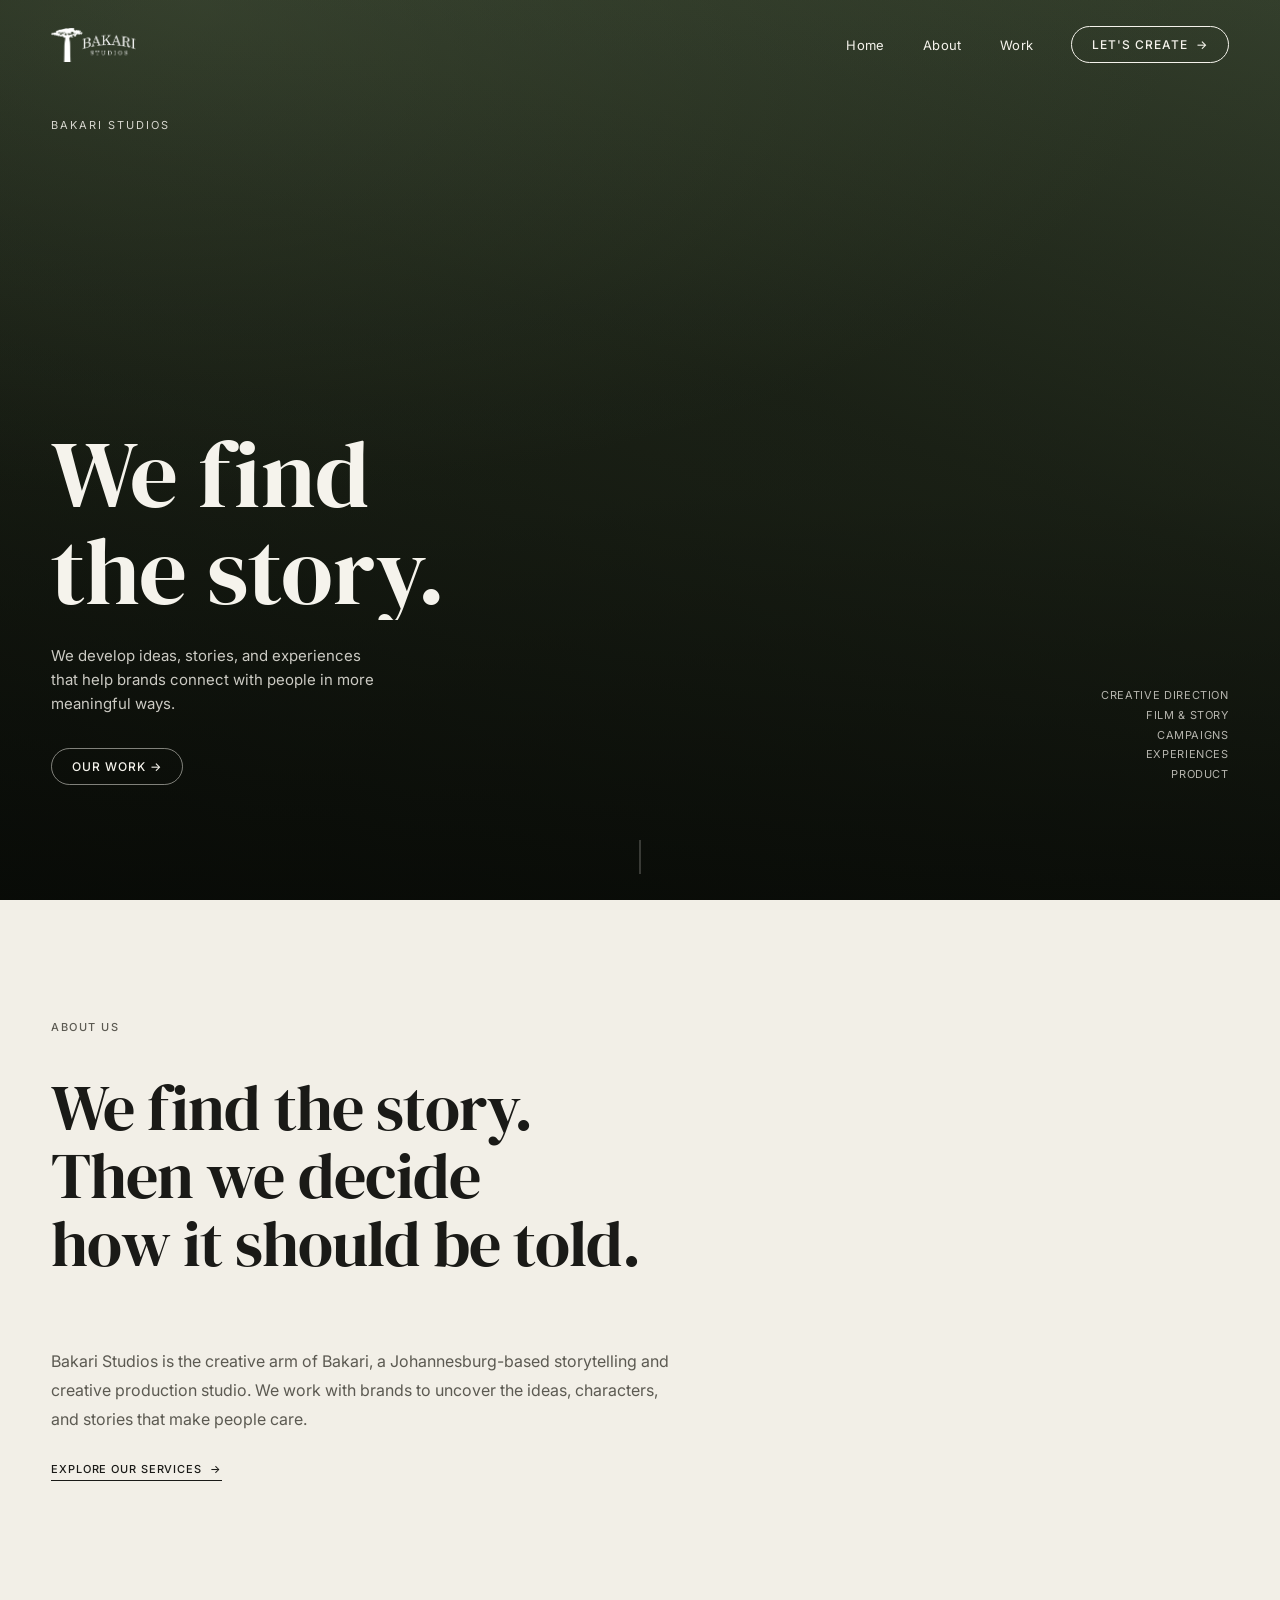
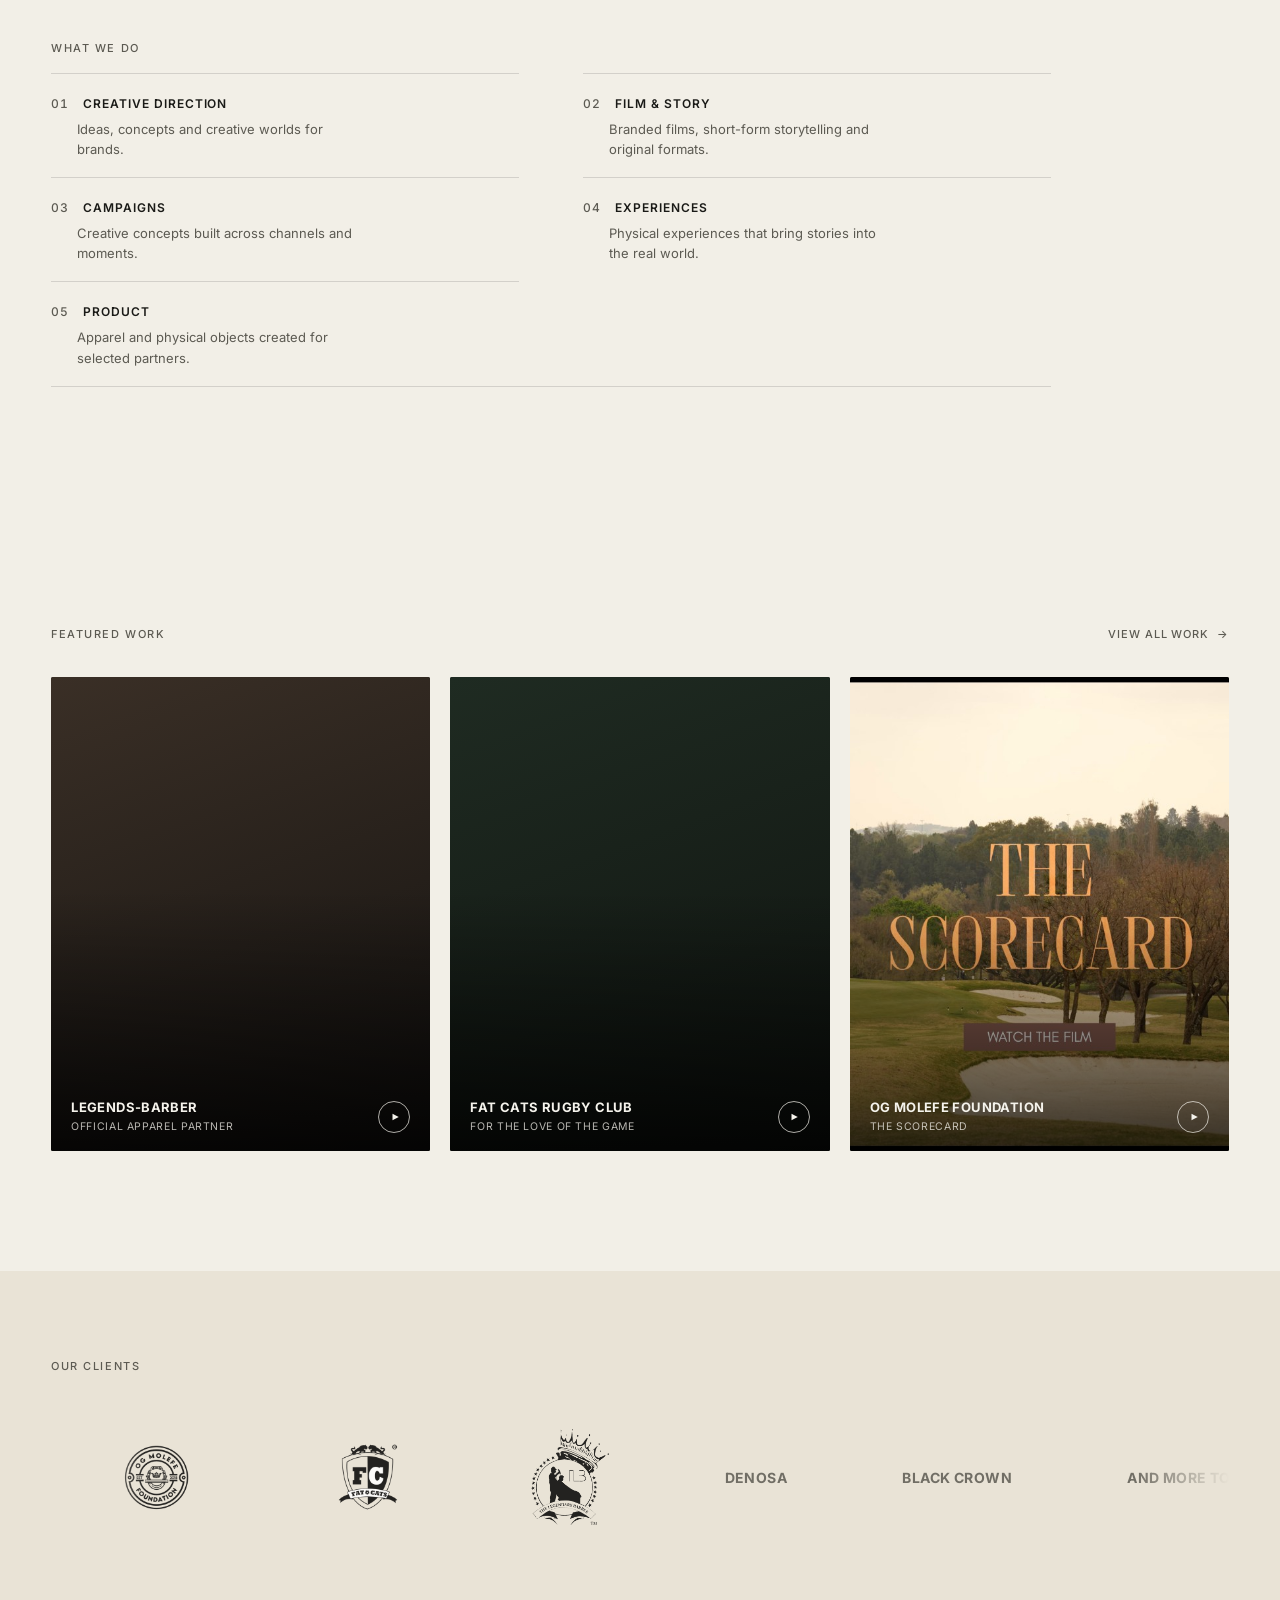
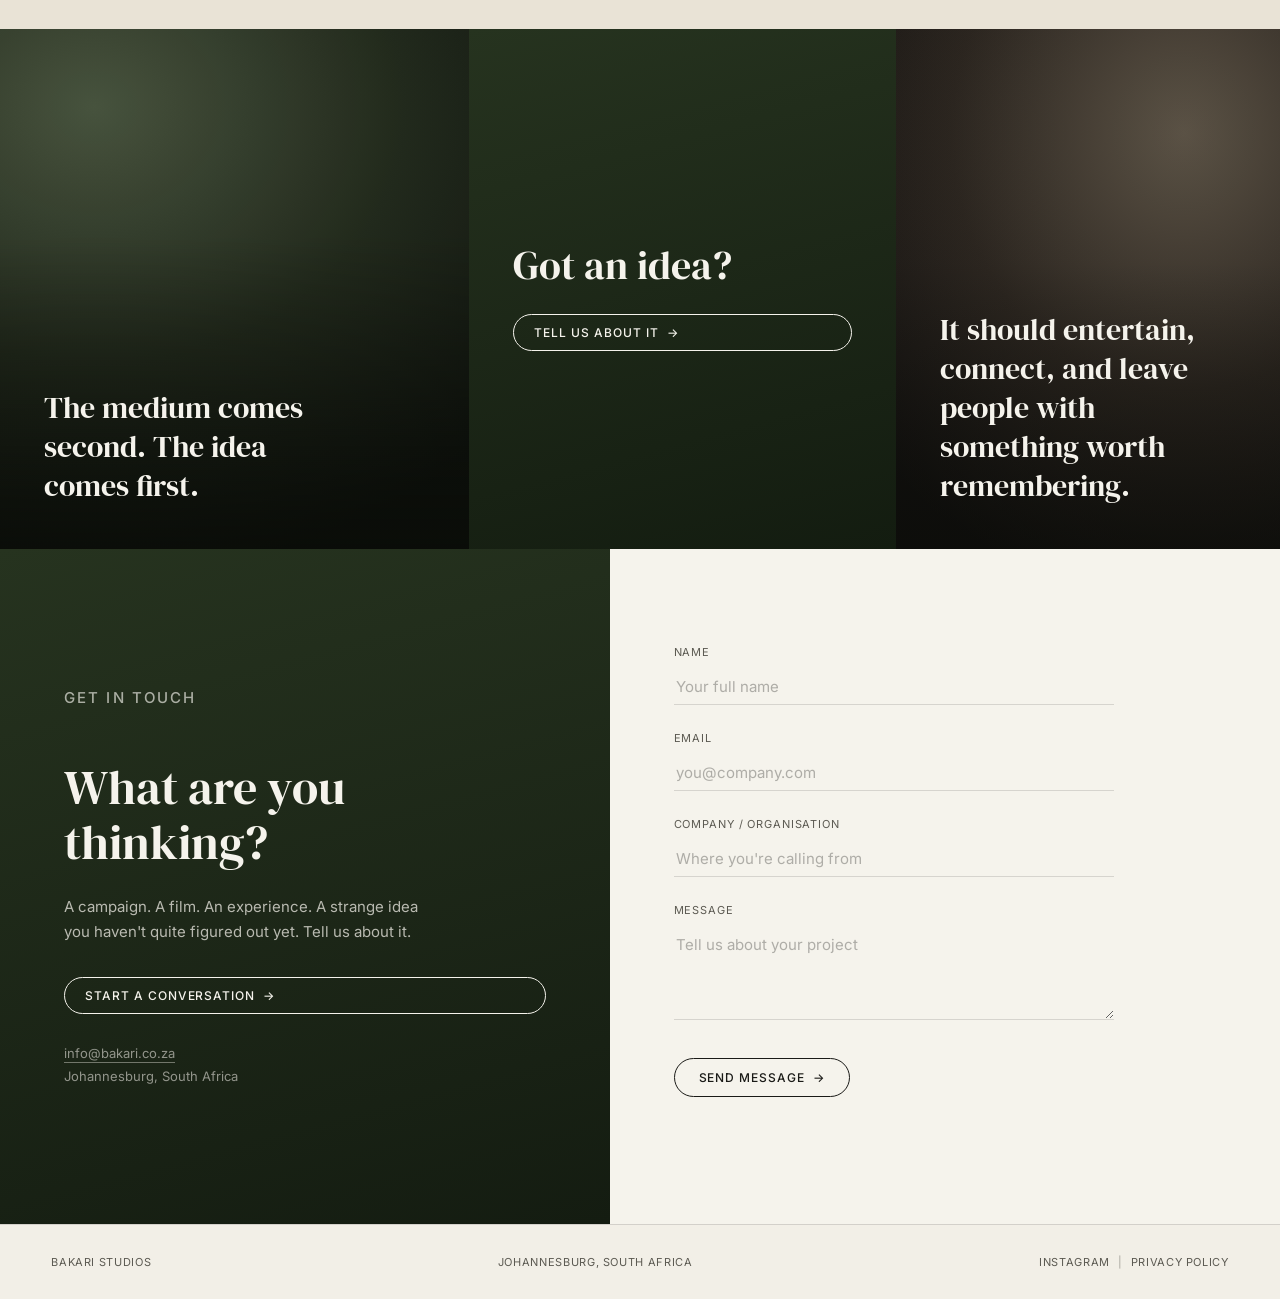
<file: bakari-studios-site/index.html>
<!DOCTYPE html>
<html lang="en">
<head>
<meta charset="UTF-8">
<meta name="viewport" content="width=device-width, initial-scale=1.0">
<title>Bakari Studios — We Find the Story</title>

<!-- SEO -->
<meta name="description" content="Bakari Studios is a storytelling and creative production studio based in Johannesburg. We develop ideas, stories, and experiences that help brands connect with people in more meaningful ways.">
<meta name="robots" content="index, follow">
<link rel="canonical" href="https://REPLACE-WITH-FINAL-DOMAIN.com/">

<!-- Open Graph / social share preview -->
<meta property="og:type" content="website">
<meta property="og:title" content="Bakari Studios — We Find the Story">
<meta property="og:description" content="A Johannesburg-based storytelling and creative production studio. We find the story, then decide how it should be told.">
<meta property="og:image" content="https://REPLACE-WITH-FINAL-DOMAIN.com/assets/social-share.jpg">
<meta property="og:url" content="https://REPLACE-WITH-FINAL-DOMAIN.com/">
<meta name="twitter:card" content="summary_large_image">
<!-- NOTE: og:image needs a real 1200x630px image once the client's photography
     is in hand — until then, shared links will show no preview image, not a
     broken one, so this is safe to leave as-is temporarily. -->

<link rel="preconnect" href="https://fonts.googleapis.com">
<link rel="preconnect" href="https://fonts.gstatic.com" crossorigin>
<link href="https://fonts.googleapis.com/css2?family=DM+Serif+Display&family=Inter:wght@400;500;600;700&display=swap" rel="stylesheet">
<link rel="stylesheet" href="styles.css">
<link rel="icon" type="image/png" href="assets/logos/bakari-favicon.png">
</head>
<body>

<header id="siteHeader">
  <a href="#home" class="logo">
    <img src="assets/logos/bakari-logo-horizontal-white.png" alt="Bakari Studios" class="logo-img">
  </a>

  <nav class="links" id="navLinks">
    <a href="#home" data-close>Home</a>
    <a href="#about" data-close>About</a>
    <a href="#work" data-close>Work</a>
    <a href="#contact" class="cta-btn" data-close>Let's Create <span class="arrow">→</span></a>
  </nav>

  <button class="nav-toggle" id="navToggle" aria-label="Toggle menu">
    <span></span><span></span><span></span>
  </button>
</header>

<!-- HOME / HERO -->
<section id="home" style="padding:0;">
  <span class="hero-eyebrow">Bakari Studios</span>

  <div class="hero-media" id="heroMedia">
    <!-- FALLBACK: shown until a real video is added. Safe to keep as backup on slow connections. -->
    <div class="hero-fallback"></div>
    <!-- REPLACE: uncomment below and point to the final hero reel -->
    <!--
    <video autoplay muted loop playsinline poster="assets/hero-poster.jpg">
      <source src="assets/hero-reel.mp4" type="video/mp4">
    </video>
    -->
  </div>

  <div class="hero-inner">
    <div>
      <h1 class="hero-headline">
        <span><em>We find</em></span>
        <span><em>the story.</em></span>
      </h1>
      <p class="hero-sub">We develop ideas, stories, and experiences that help brands connect with people in more meaningful ways.</p>
      <a href="#work" class="hero-arrow-btn">Our Work →</a>
    </div>
    <div class="hero-meta">
      Creative Direction<br>Film &amp; Story<br>Campaigns<br>Experiences<br>Product
    </div>
  </div>

  <div class="scroll-cue"></div>
</section>

<!-- ABOUT -->
<section id="about">
  <div class="section-inner">

    <div class="about-content">

      <div class="reveal">
        <p class="eyebrow">About Us</p>

        <h2 class="about-heading">
          We find the story.<br>
          Then we decide<br>
          how it should be told.
        </h2>
      </div>

      <div class="about-copy reveal reveal-delay-1">
        <p>
          Bakari Studios is the creative arm of Bakari, a Johannesburg-based
          storytelling and creative production studio. We work with brands
          to uncover the ideas, characters, and stories that make people care.
        </p>

        <a href="#services" class="explore">
          Explore Our Services <span class="arrow">→</span>
        </a>
      </div>

    </div>

  </div>
</section>


<!-- SERVICES -->
<section id="services">
  <div class="section-inner">

    <div class="services-block">

      <div class="reveal">
        <p class="eyebrow" style="margin-bottom:18px;">What We Do</p>
      </div>

      <ul class="service-list-simple">

        <li class="reveal">
          <span class="num">01</span>
          <span class="name">Creative Direction</span>
          <span class="desc">
            Ideas, concepts and creative worlds for brands.
          </span>
        </li>

        <li class="reveal reveal-delay-1">
          <span class="num">02</span>
          <span class="name">Film &amp; Story</span>
          <span class="desc">
            Branded films, short-form storytelling and original formats.
          </span>
        </li>

        <li class="reveal reveal-delay-2">
          <span class="num">03</span>
          <span class="name">Campaigns</span>
          <span class="desc">
            Creative concepts built across channels and moments.
          </span>
        </li>

        <li class="reveal reveal-delay-3">
          <span class="num">04</span>
          <span class="name">Experiences</span>
          <span class="desc">
            Physical experiences that bring stories into the real world.
          </span>
        </li>

        <li class="reveal">
          <span class="num">05</span>
          <span class="name">Product</span>
          <span class="desc">
            Apparel and physical objects created for selected partners.
          </span>
        </li>

      </ul>

    </div>

  </div>
</section>

<!-- WORK -->
<section id="work">
  <div class="section-inner">
    <div class="work-head reveal">
      <p class="eyebrow" style="margin:0;">Featured Work</p>
      <a href="work.html" class="view-all">
        View All Work <span class="arrow">→</span>
      </a>
    </div>

    <div class="work-grid">

      <a class="work-card reveal" href="https://www.youtube.com/watch?v=REPLACE_WITH_LEGENDS_BARBER_ID" target="_blank" rel="noopener" aria-label="Watch the Legends Barber project video on YouTube">
        <!-- FALLBACK thumbnail — replace this div with a real <img> tag and a
             descriptive alt attribute once the client supplies project photos,
             e.g. <img class="thumb" src="legends-barber.jpg" alt="Legends Barber team apparel"> -->
        <div class="thumb" style="background:linear-gradient(160deg,#3a2f26,#141210);"></div>
        <div class="work-card-info">
          <div>
            <div class="title">Legends-Barber</div>
            <div class="subtitle">Official Apparel Partner</div>
          </div>
          <span class="play-icon-small" aria-hidden="true"><svg viewBox="0 0 24 24"><path d="M6 4l15 8-15 8V4z"/></svg></span>
        </div>
      </a>

      <a class="work-card reveal reveal-delay-1" href="https://www.youtube.com/watch?v=REPLACE_WITH_FAT_CATS_ID" target="_blank" rel="noopener" aria-label="Watch the Fat Cats Rugby Club project video on YouTube">
        <div class="thumb" style="background:linear-gradient(160deg,#1f2b22,#0f130f);"></div>
        <div class="work-card-info">
          <div>
            <div class="title">Fat Cats Rugby Club</div>
            <div class="subtitle">For the Love of the Game</div>
          </div>
          <span class="play-icon-small" aria-hidden="true"><svg viewBox="0 0 24 24"><path d="M6 4l15 8-15 8V4z"/></svg></span>
        </div>
      </a>

      <a class="work-card reveal reveal-delay-2" href="https://www.youtube.com/watch?v=REPLACE_WITH_OG_MOLEFE_ID" target="_blank" rel="noopener" aria-label="Watch the OG Molefe Foundation project video on YouTube">
        <img class="thumb" src="assets/work/og-molefe-foundation.jpg" alt="Still from &quot;The Scorecard&quot;, the OG Molefe Foundation film, showing a golf course fairway and bunker">
        <div class="work-card-info">
          <div>
            <div class="title">OG Molefe Foundation</div>
            <div class="subtitle">The Scorecard</div>
          </div>
          <span class="play-icon-small" aria-hidden="true"><svg viewBox="0 0 24 24"><path d="M6 4l15 8-15 8V4z"/></svg></span>
        </div>
      </a>

    </div>
  </div>
</section>

<!-- OUR CLIENTS -->
<section id="clients">
  <p class="eyebrow clients-label reveal">Our Clients</p>
  <div class="marquee">
    <div class="marquee-track" id="marqueeTrack">
      <div class="client-logo"><img src="assets/logos/og-molefe-foundation.png" alt="OG Molefe Foundation"></div>
      <div class="client-logo"><img src="assets/logos/fat-cats.png" alt="Fat Cats Rugby Club"></div>
      <div class="client-logo"><img class="needs-invert" src="assets/logos/legends-barber.png" alt="Legends Barber"></div>
      <div class="client-logo">Denosa</div>
      <div class="client-logo">Black Crown</div>
      <div class="client-logo">And More to Come</div>
      <!-- duplicated set — required for a seamless loop, keep in sync with the set above -->
      <div class="client-logo" aria-hidden="true"><img src="assets/logos/og-molefe-foundation.png" alt=""></div>
      <div class="client-logo" aria-hidden="true"><img src="assets/logos/fat-cats.png" alt=""></div>
      <div class="client-logo" aria-hidden="true"><img class="needs-invert" src="assets/logos/legends-barber.png" alt=""></div>
      <div class="client-logo" aria-hidden="true">Denosa</div>
      <div class="client-logo" aria-hidden="true">Black Crown</div>
      <div class="client-logo" aria-hidden="true">And More to Come</div>
    </div>
  </div>
</section>

<!-- EDITORIAL / BRAND STATEMENT -->
<section id="editorial">
  <div class="editorial-grid">

    <div class="editorial-panel editorial-image reveal">
      <!-- REPLACE: atmospheric lifestyle/behind-the-scenes photo of Bakari Studios at work.
           If replaced with an <img> instead of a CSS background, include a
           descriptive alt attribute, e.g. alt="Bakari Studios team on set". -->
      <p class="statement">The medium comes second. The idea comes first.</p>
    </div>

    <div class="editorial-panel editorial-cta reveal reveal-delay-1">
      <h3>Got an idea?</h3>
      <a href="#contact" class="cta-btn">Tell Us About It <span class="arrow">→</span></a>
    </div>

    <div class="editorial-panel editorial-image material reveal reveal-delay-2">
      <!-- REPLACE: close-up texture/material shot — knitwear, stitching, fabric detail.
           If replaced with an <img> instead of a CSS background, include a
           descriptive alt attribute, e.g. alt="Close-up of Bakari knitwear stitching". -->
      <p class="statement" style="max-width:260px;">It should entertain, connect, and leave people with something worth remembering.</p>
    </div>

  </div>
</section>

<!-- CONTACT -->
<section id="contact">
  <div class="contact-grid">
    <div class="contact-left reveal">
  <p class="eyebrow">Get in Touch</p>

  <h2>What are you<br>thinking?</h2>

  <p>
    A campaign. A film. An experience. A strange idea you haven't quite
    figured out yet. Tell us about it.
  </p>

  <a href="https://www.instagram.com/bakari_studios"
     id="startConversationBtn"
     class="cta-btn"
     target="_blank"
     rel="noopener">
    Start a Conversation <span class="arrow">→</span>
  </a>

  <div class="direct-email">
    <a href="mailto:studios@bakari.co.za" id="directEmailLink">
      info@bakari.co.za
    </a><br>
    Johannesburg, South Africa
  </div>
</div>

    <div class="contact-right">
      <!-- Connected via Web3Forms (https://web3forms.com) — a free form-delivery
           service, no account required, just an access key emailed to you.
           Replace REPLACE_WITH_ACCESS_KEY below with the real key once you
           have one — see the setup note at the bottom of this file. -->
      <form class="contact-form" id="contactForm" action="https://api.web3forms.com/submit" method="POST">
        <input type="hidden" name="access_key" value="REPLACE_WITH_ACCESS_KEY">
        <input type="hidden" name="subject" value="New enquiry — Bakari Studios website">
        <!-- Honeypot spam trap: real visitors never see or fill this in -->
        <input type="checkbox" name="botcheck" style="display:none" tabindex="-1" autocomplete="off">
        <div class="form-row">
          <label for="name">Name</label>
          <input type="text" id="name" name="name" placeholder="Your full name" required>
        </div>
        <div class="form-row">
          <label for="email">Email</label>
          <input type="email" id="email" name="email" placeholder="you@company.com" required>
        </div>
        <div class="form-row">
          <label for="company">Company / Organisation</label>
          <input type="text" id="company" name="company" placeholder="Where you're calling from">
        </div>
        <div class="form-row">
          <label for="message">Message</label>
          <textarea id="message" name="message" rows="4" placeholder="Tell us about your project" required></textarea>
        </div>
        <button type="submit" class="form-submit">Send Message <span class="arrow">→</span></button>
        <p class="form-status" id="formStatus" role="status" aria-live="polite"></p>
      </form>
    </div>
  </div>
</section>

<footer>
  <span>Bakari Studios</span>
  <span>Johannesburg, South Africa</span>
  <span class="socials" id="footerSocials">
    <!-- Only Instagram is confirmed for now. Add LinkedIn/YouTube back in
         (with a separator, matching the pattern below) once those exist. -->
    <a href="https://www.instagram.com/bakari_studios" target="_blank" rel="noopener" id="instagramLink">Instagram</a>
    <span class="sep">|</span>
    <a href="privacy-policy.html">Privacy Policy</a>
  </span>
</footer>

<script src="script.js" defer></script>

</body>
</html>
</file>
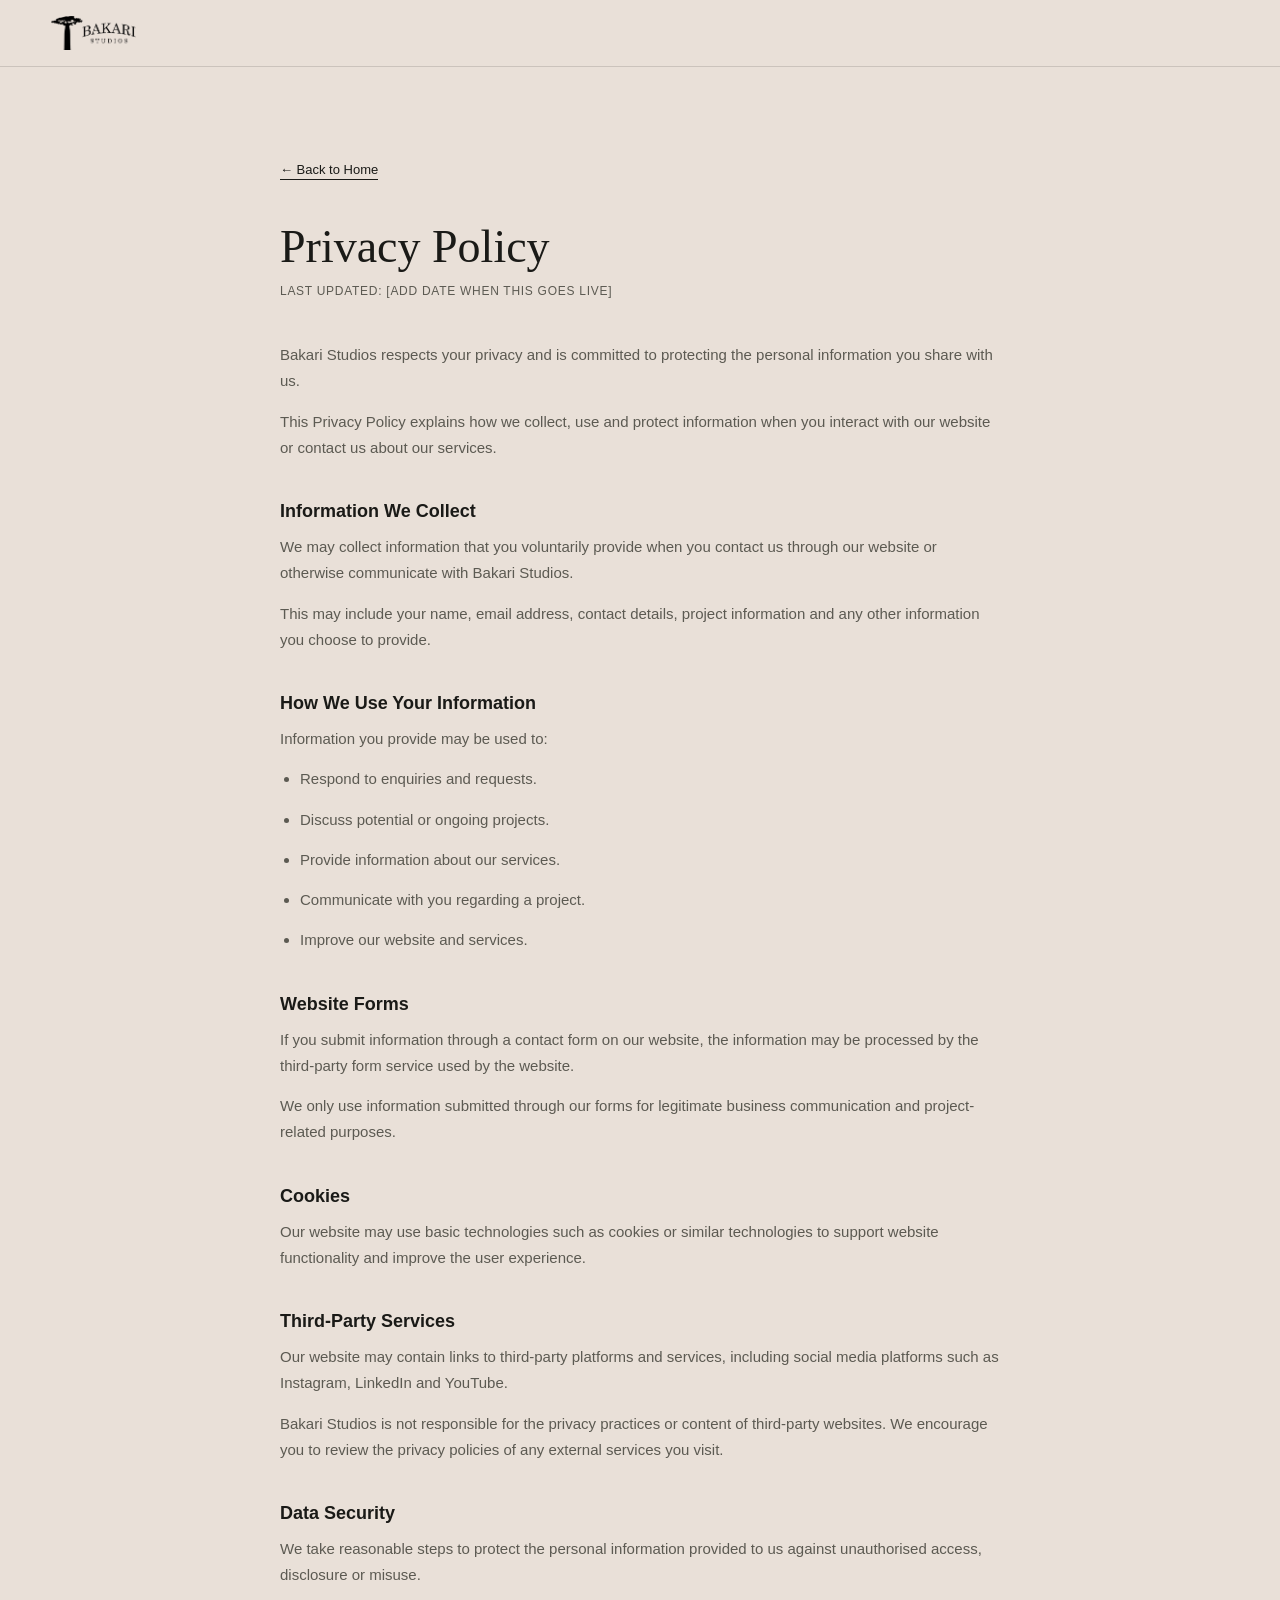
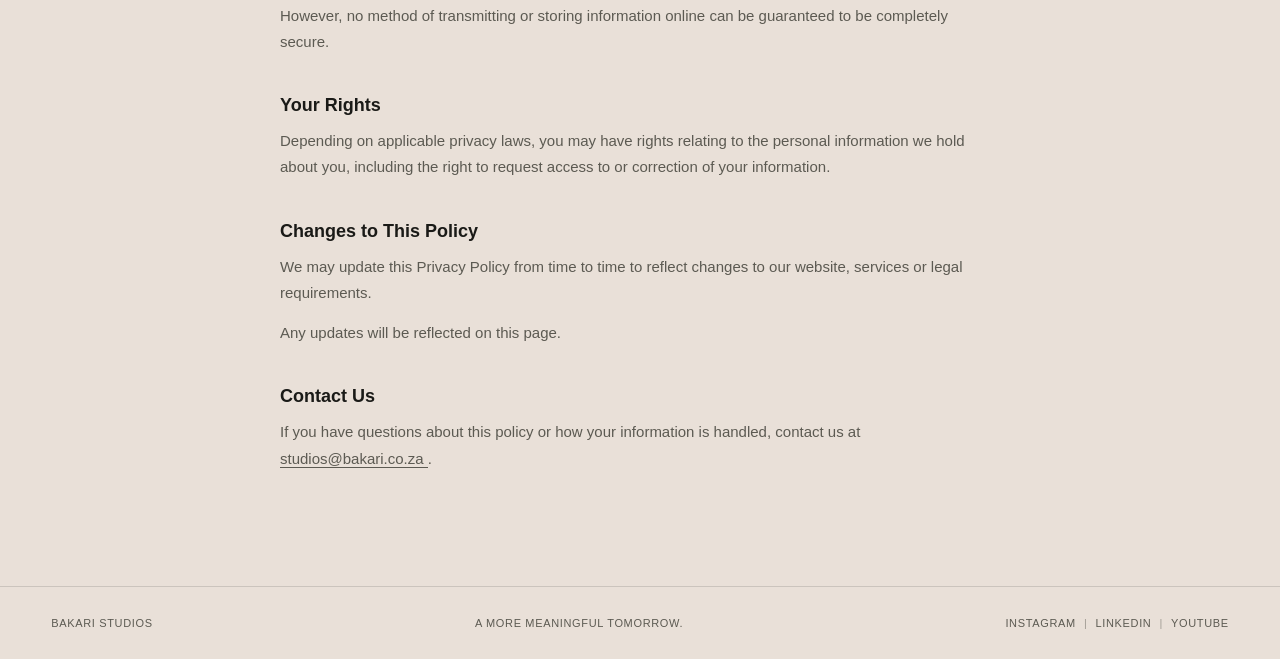
<file: privacy-policy.html>
<!DOCTYPE html>
<html lang="en">
<head>
  <meta charset="UTF-8">
  <meta name="viewport" content="width=device-width, initial-scale=1.0">

  <title>Privacy Policy | Bakari Studios</title>

  <meta
    name="description"
    content="Privacy Policy for Bakari Studios."
  >

  <link rel="stylesheet" href="styles.css">
  <link
    rel="icon"
    type="image/png"
    href="assets/logos/bakari-favicon.png"
  >
</head>

<body class="privacy-page">

  <!-- HEADER -->
  <header id="siteHeader">

    <a
      href="index.html"
      class="logo"
      aria-label="Bakari Studios home"
    >
      <img
        src="assets/logos/bakari-logo-horizontal-white.png"
        alt="Bakari Studios"
        class="logo-img"
      >
    </a>

    <!-- <nav class="links" id="navLinks">

      <a href="index.html" data-close>
        Home
      </a>

      <a href="index.html#about" data-close>
        About
      </a>

      <a href="work.html" data-close>
        Work
      </a>

      <a
        href="index.html#contact"
        class="cta-btn"
        data-close
      >
        Let's Create <span class="arrow">→</span>
      </a>

    </nav> -->

    <button
      class="nav-toggle"
      id="navToggle"
      aria-label="Toggle menu"
      aria-expanded="false"
    >
      <span></span>
      <span></span>
    </button>

  </header>


  <!-- PRIVACY POLICY -->
  <main class="policy-wrap">

    <a
      href="index.html"
      class="back-link"
    >
      ← Back to Home
    </a>

    <h1>Privacy Policy</h1>

    <p class="updated">
      Last updated: [Add date when this goes live]
    </p>


    <p>
      Bakari Studios respects your privacy and is committed to protecting
      the personal information you share with us.
    </p>

    <p>
      This Privacy Policy explains how we collect, use and protect
      information when you interact with our website or contact us
      about our services.
    </p>


    <h2>Information We Collect</h2>

    <p>
      We may collect information that you voluntarily provide when you
      contact us through our website or otherwise communicate with
      Bakari Studios.
    </p>

    <p>
      This may include your name, email address, contact details,
      project information and any other information you choose to
      provide.
    </p>


    <h2>How We Use Your Information</h2>

    <p>
      Information you provide may be used to:
    </p>

    <ul>
      <li>Respond to enquiries and requests.</li>
      <li>Discuss potential or ongoing projects.</li>
      <li>Provide information about our services.</li>
      <li>Communicate with you regarding a project.</li>
      <li>Improve our website and services.</li>
    </ul>


    <h2>Website Forms</h2>

    <p>
      If you submit information through a contact form on our website,
      the information may be processed by the third-party form service
      used by the website.
    </p>

    <p>
      We only use information submitted through our forms for legitimate
      business communication and project-related purposes.
    </p>


    <h2>Cookies</h2>

    <p>
      Our website may use basic technologies such as cookies or similar
      technologies to support website functionality and improve the
      user experience.
    </p>


    <h2>Third-Party Services</h2>

    <p>
      Our website may contain links to third-party platforms and
      services, including social media platforms such as Instagram,
      LinkedIn and YouTube.
    </p>

    <p>
      Bakari Studios is not responsible for the privacy practices or
      content of third-party websites. We encourage you to review the
      privacy policies of any external services you visit.
    </p>


    <h2>Data Security</h2>

    <p>
      We take reasonable steps to protect the personal information
      provided to us against unauthorised access, disclosure or misuse.
    </p>

    <p>
      However, no method of transmitting or storing information online
      can be guaranteed to be completely secure.
    </p>


    <h2>Your Rights</h2>

    <p>
      Depending on applicable privacy laws, you may have rights relating
      to the personal information we hold about you, including the right
      to request access to or correction of your information.
    </p>


    <h2>Changes to This Policy</h2>

    <p>
      We may update this Privacy Policy from time to time to reflect
      changes to our website, services or legal requirements.
    </p>

    <p>
      Any updates will be reflected on this page.
    </p>


    <h2>Contact Us</h2>

    <p>
      If you have questions about this policy or how your information
      is handled, contact us at
      <a
        href="mailto:studios@bakari.co.za"
        style="border-bottom:1px solid var(--ink-soft);"
      >
        studios@bakari.co.za
      </a>.
    </p>

  </main>


  <!-- FOOTER -->
  <footer>

    <span>
      Bakari Studios
    </span>

    <span>
      A More Meaningful Tomorrow.
    </span>

    <span class="socials">

      <a
        href="https://www.instagram.com/bakari_studios"
        target="_blank"
        rel="noopener"
      >
        Instagram
      </a>

      <span class="sep">|</span>

      <a
        href="#"
        target="_blank"
        rel="noopener"
      >
        LinkedIn
      </a>

      <span class="sep">|</span>

      <a
        href="#"
        target="_blank"
        rel="noopener"
      >
        YouTube
      </a>

    </span>

  </footer>
</file>
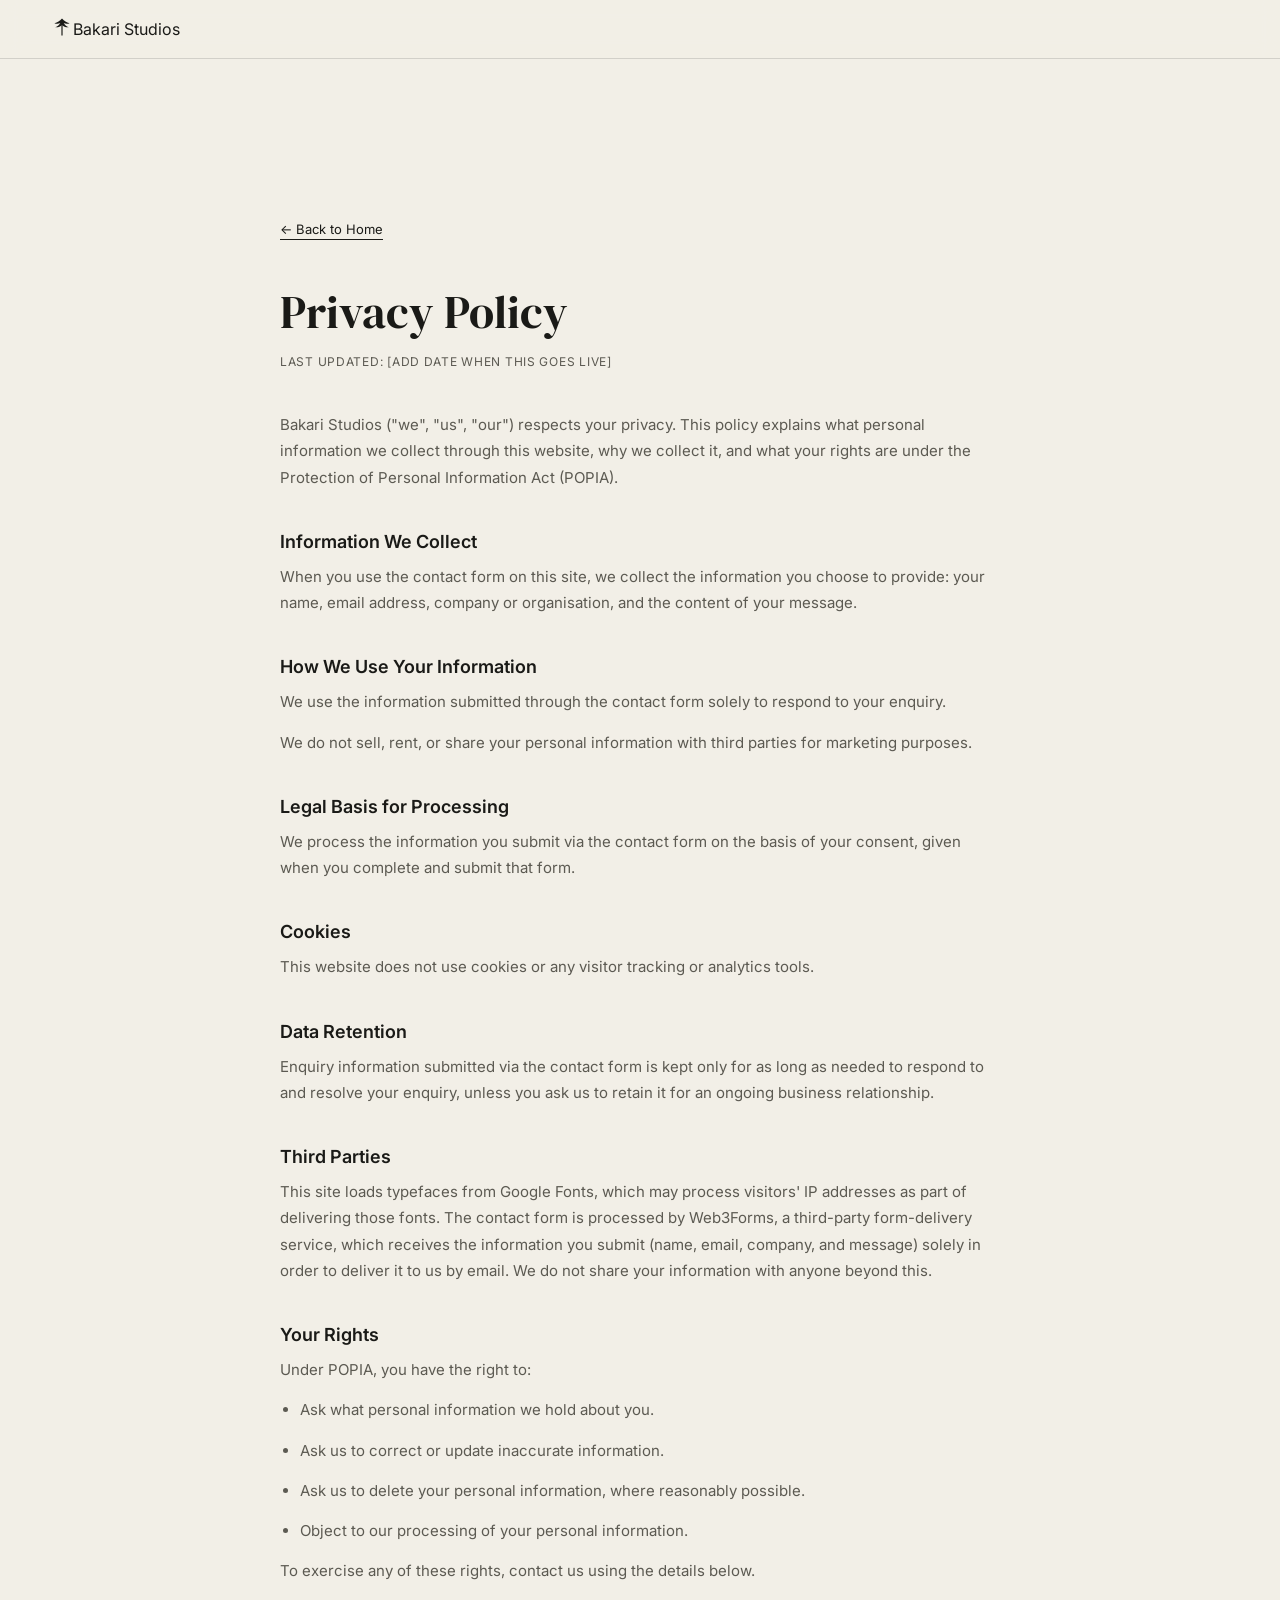
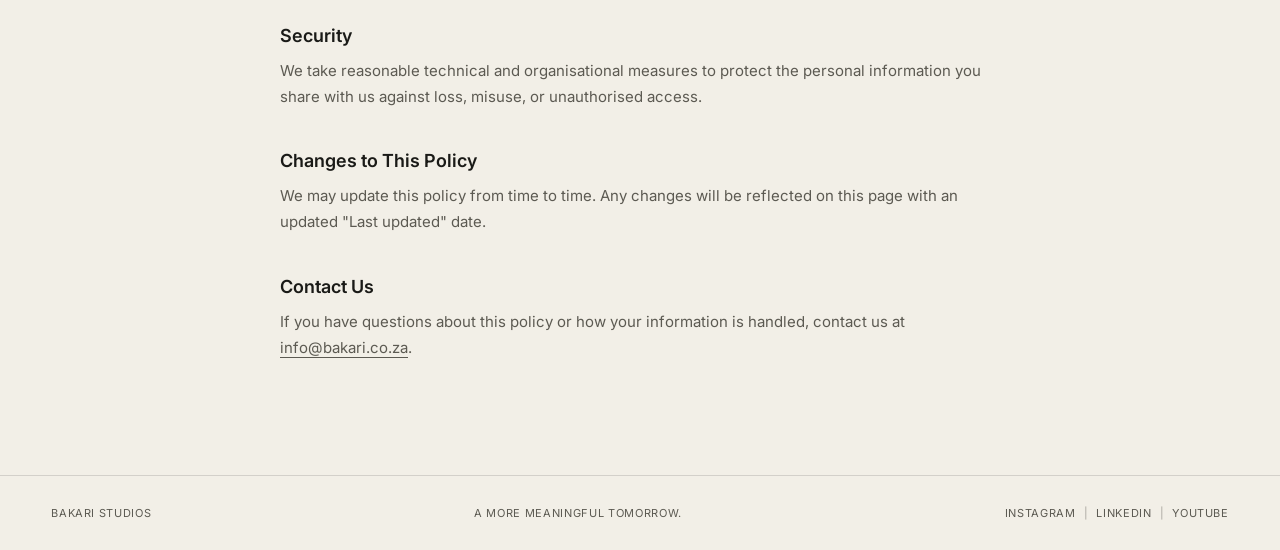
<file: bakari-studios-site/privacy-policy.html>
<!DOCTYPE html>
<html lang="en">
<head>
<meta charset="UTF-8">
<meta name="viewport" content="width=device-width, initial-scale=1.0">
<title>Privacy Policy — Bakari Studios</title>
<meta name="robots" content="index, follow">
<link rel="preconnect" href="https://fonts.googleapis.com">
<link rel="preconnect" href="https://fonts.gstatic.com" crossorigin>
<link href="https://fonts.googleapis.com/css2?family=DM+Serif+Display&family=Inter:wght@400;500;600;700&display=swap" rel="stylesheet">
<link rel="stylesheet" href="styles.css">
<style>
  .policy-wrap{
    max-width:760px;
    margin:0 auto;
    padding:160px 20px 100px;
  }
  .policy-wrap h1{
    font-family:var(--serif);
    font-weight:400;
    font-size:clamp(32px,4vw,46px);
    margin-bottom:8px;
  }
  .policy-wrap .updated{
    font-size:12px;
    color:var(--ink-soft);
    text-transform:uppercase;
    letter-spacing:0.06em;
    margin-bottom:40px;
  }
  .policy-wrap h2{
    font-family:var(--sans);
    font-weight:600;
    font-size:18px;
    margin:40px 0 12px;
  }
  .policy-wrap p, .policy-wrap li{
    font-size:15px;
    line-height:1.75;
    color:var(--ink-soft);
    margin-bottom:14px;
  }
  .policy-wrap ul{padding-left:20px;margin-bottom:14px;}
  .back-link{
    display:inline-flex;
    align-items:center;
    gap:8px;
    margin-bottom:40px;
    font-size:13px;
    border-bottom:1px solid var(--ink);
    padding-bottom:2px;
  }
</style>
</head>
<body>

<header id="siteHeader" class="scrolled" style="position:relative;">
  <a href="index.html" class="logo">
    <span class="mark">
      <svg width="22" height="22" viewBox="0 0 26 26" fill="none" xmlns="http://www.w3.org/2000/svg">
        <path d="M13 3C10 6 8 8 4 8.5C6.5 9.5 9 9.3 11 8.2C9.8 10.5 8 12 5 13.2C8 13.6 11 12.6 13 10.5C15 12.6 18 13.6 21 13.2C18 12 16.2 10.5 15 8.2C17 9.3 19.5 9.5 22 8.5C18 8 16 6 13 3Z" fill="currentColor"/>
        <line x1="13" y1="9" x2="13" y2="23" stroke="currentColor" stroke-width="1.4"/>
      </svg>
    </span>
    <span class="name-block">
      <span>Bakari</span>
      <span>Studios</span>
    </span>
  </a>
</header>

<main class="policy-wrap">
  <a href="index.html" class="back-link">← Back to Home</a>

  <h1>Privacy Policy</h1>
  <p class="updated">Last updated: [Add date when this goes live]</p>

  <!--
    IMPORTANT — READ BEFORE PUBLISHING:
    This is a plain-language starting point based on general POPIA
    (Protection of Personal Information Act) principles, not a legal
    document. It has not been reviewed by a lawyer. Before this goes
    live for a real client business, it's worth having someone with
    South African data-protection expertise check it, especially the
    sections on legal basis, retention, and cross-border transfer.
  -->

  <p>Bakari Studios ("we", "us", "our") respects your privacy. This policy explains what personal information we collect through this website, why we collect it, and what your rights are under the Protection of Personal Information Act (POPIA).</p>

  <h2>Information We Collect</h2>
  <p>When you use the contact form on this site, we collect the information you choose to provide: your name, email address, company or organisation, and the content of your message.</p>

  <h2>How We Use Your Information</h2>
  <p>We use the information submitted through the contact form solely to respond to your enquiry.</p>
  <p>We do not sell, rent, or share your personal information with third parties for marketing purposes.</p>

  <h2>Legal Basis for Processing</h2>
  <p>We process the information you submit via the contact form on the basis of your consent, given when you complete and submit that form.</p>

  <h2>Cookies</h2>
  <p>This website does not use cookies or any visitor tracking or analytics tools.</p>

  <h2>Data Retention</h2>
  <p>Enquiry information submitted via the contact form is kept only for as long as needed to respond to and resolve your enquiry, unless you ask us to retain it for an ongoing business relationship.</p>

  <h2>Third Parties</h2>
  <p>This site loads typefaces from Google Fonts, which may process visitors' IP addresses as part of delivering those fonts. The contact form is processed by Web3Forms, a third-party form-delivery service, which receives the information you submit (name, email, company, and message) solely in order to deliver it to us by email. We do not share your information with anyone beyond this.</p>

  <h2>Your Rights</h2>
  <p>Under POPIA, you have the right to:</p>
  <ul>
    <li>Ask what personal information we hold about you.</li>
    <li>Ask us to correct or update inaccurate information.</li>
    <li>Ask us to delete your personal information, where reasonably possible.</li>
    <li>Object to our processing of your personal information.</li>
  </ul>
  <p>To exercise any of these rights, contact us using the details below.</p>

  <h2>Security</h2>
  <p>We take reasonable technical and organisational measures to protect the personal information you share with us against loss, misuse, or unauthorised access.</p>

  <h2>Changes to This Policy</h2>
  <p>We may update this policy from time to time. Any changes will be reflected on this page with an updated "Last updated" date.</p>

  <h2>Contact Us</h2>
  <p>If you have questions about this policy or how your information is handled, contact us at <a href="mailto:info@bakari.co.za" style="border-bottom:1px solid var(--ink-soft);">info@bakari.co.za</a>.</p>
</main>

<footer>
  <span>Bakari Studios</span>
  <span>A More Meaningful Tomorrow.</span>
  <span class="socials">
    <a href="#" target="_blank" rel="noopener">Instagram</a>
    <span class="sep">|</span>
    <a href="#" target="_blank" rel="noopener">LinkedIn</a>
    <span class="sep">|</span>
    <a href="#" target="_blank" rel="noopener">YouTube</a>
  </span>
</footer>

</body>
</html>
</file>
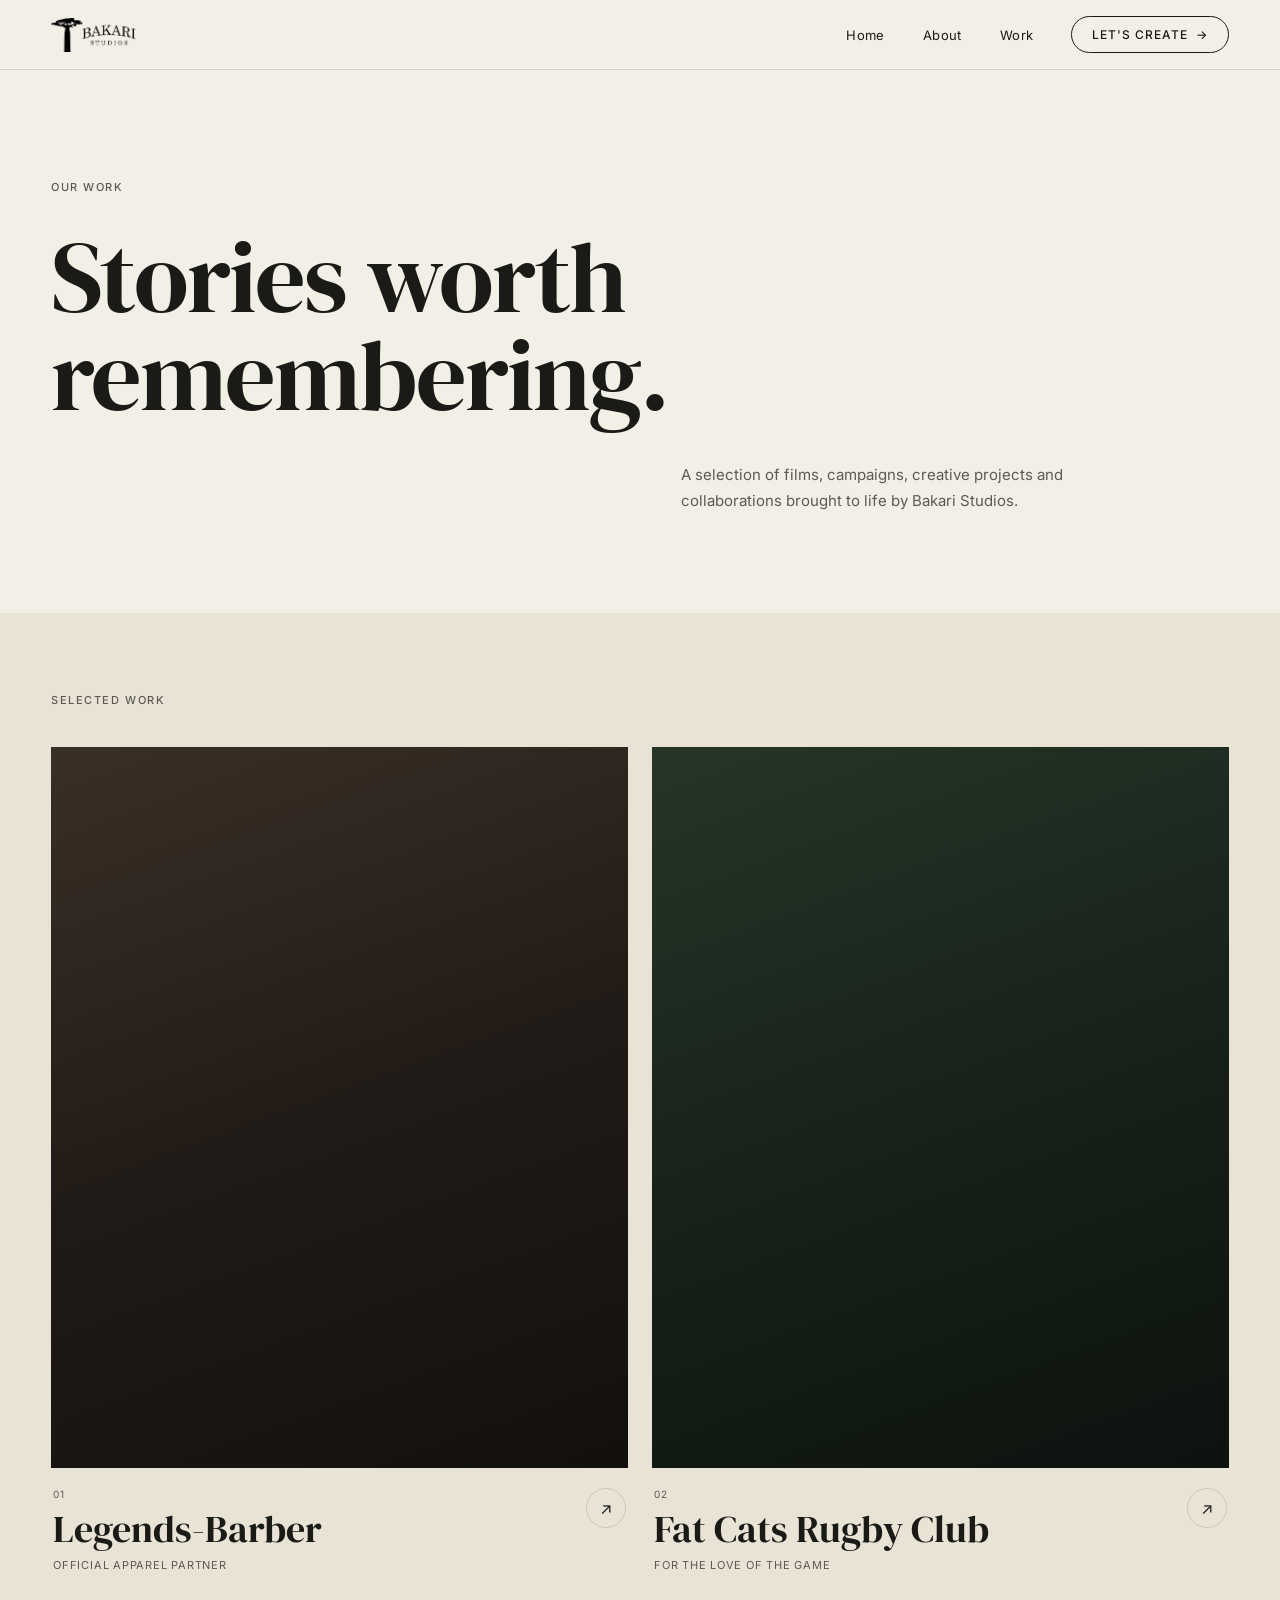
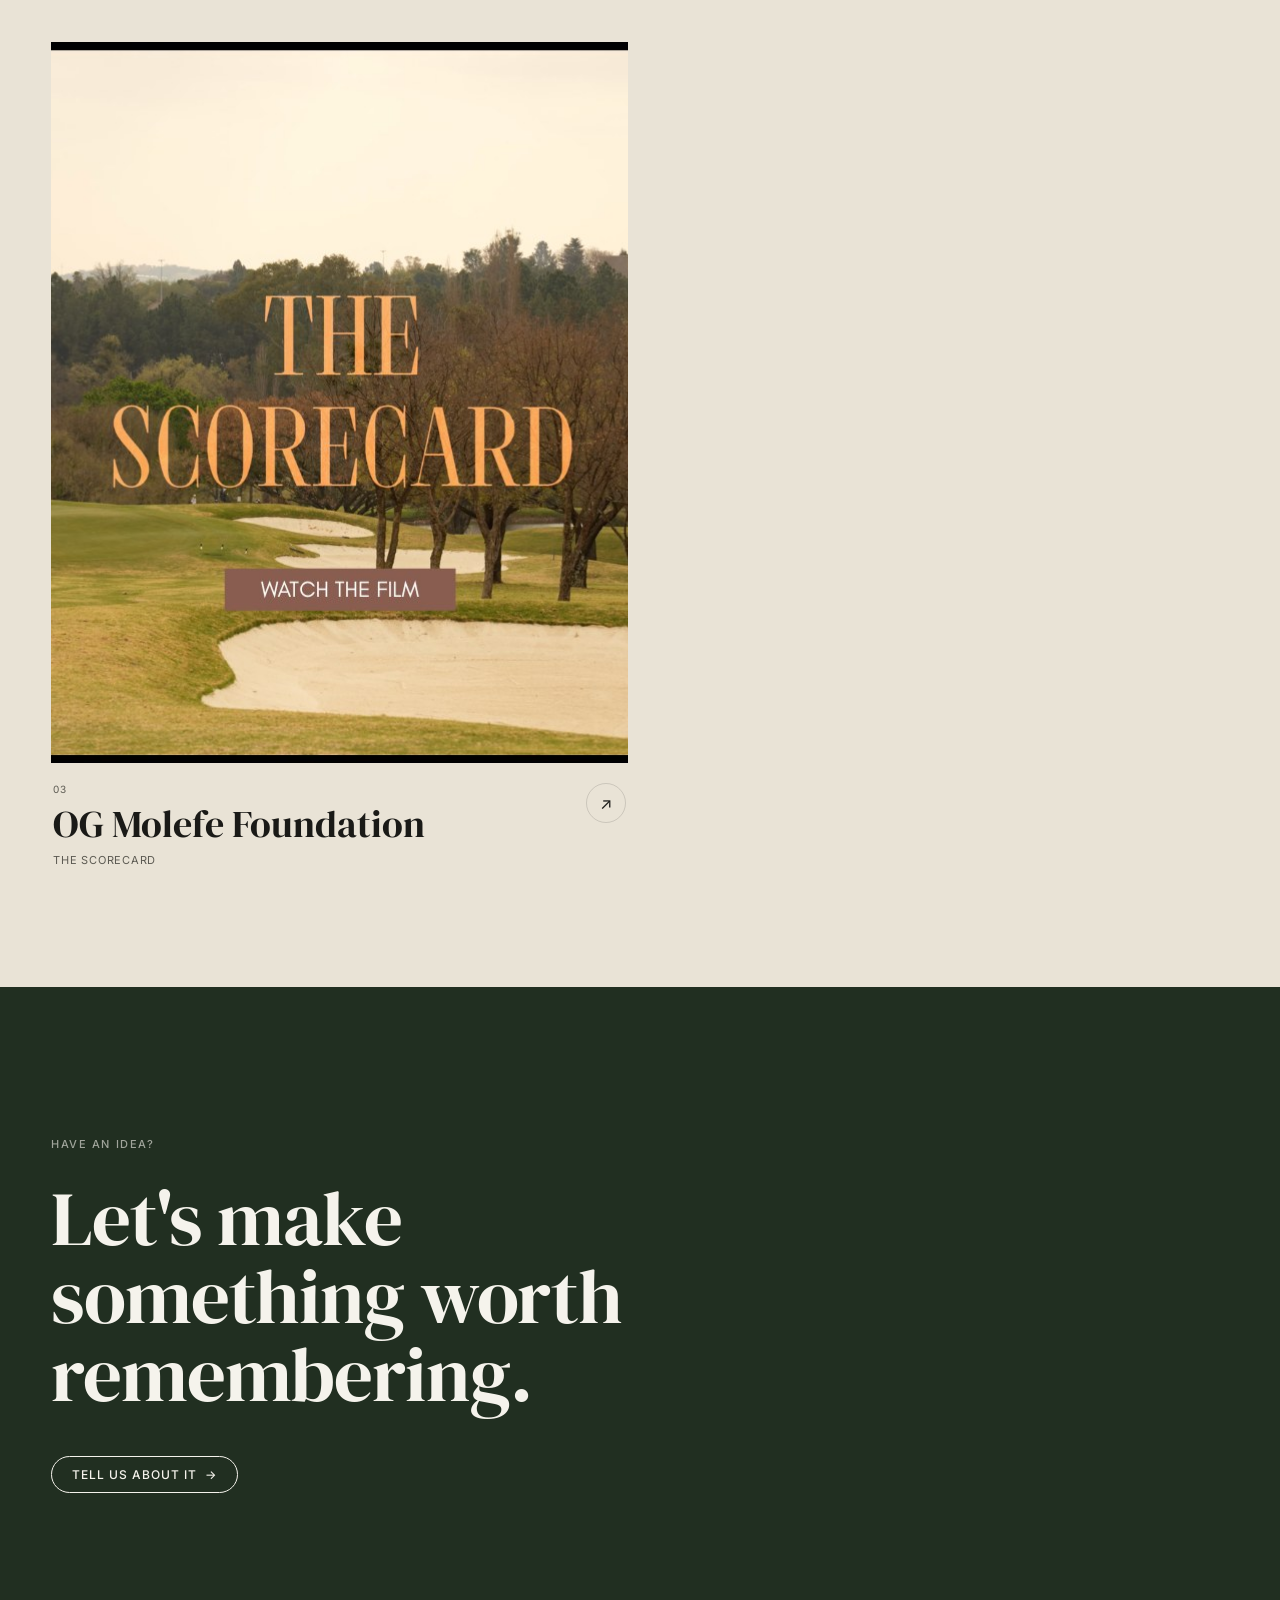
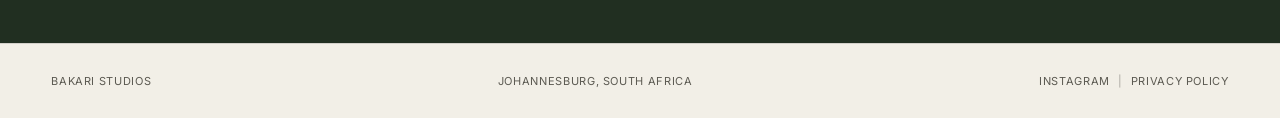
<file: bakari-studios-site/work.html>
<!DOCTYPE html>
<html lang="en">
<head>
<meta charset="UTF-8">
<meta name="viewport" content="width=device-width, initial-scale=1.0">

<title>Our Work — Bakari Studios</title>

<meta name="description" content="Explore selected work by Bakari Studios, including films, campaigns, creative direction and brand storytelling.">

<link rel="preconnect" href="https://fonts.googleapis.com">
<link rel="preconnect" href="https://fonts.gstatic.com" crossorigin>

<link href="https://fonts.googleapis.com/css2?family=DM+Serif+Display&family=Inter:wght@400;500;600;700&display=swap" rel="stylesheet">

<link rel="stylesheet" href="styles.css">
<link rel="icon" type="image/png" href="assets/logos/bakari-favicon.png">
</head>

<body class="work-page">

<!-- HEADER -->
<header id="siteHeader">

<a href="index.html" class="logo" aria-label="Bakari Studios home">
<img
    src="assets/logos/bakari-logo-horizontal-white.png"
    alt="Bakari Studios"
    class="logo-img"
>
</a>

<nav class="links" id="navLinks">
<a href="index.html" data-close>Home</a>
<a href="index.html#about" data-close>About</a>
<a href="work.html" data-close>Work</a>
<a href="index.html#contact" class="cta-btn" data-close>
Let's Create <span class="arrow">→</span>
</a>
</nav>

<button
class="nav-toggle"
id="navToggle"
aria-label="Toggle menu"
aria-expanded="false"
>
<span></span>
<span></span>
<span></span>
</button>

</header>


<!-- WORK HERO -->
<main>

<section class="work-hero">

<div class="work-hero-inner">

    <p class="eyebrow reveal">Our Work</p>

    <h1 class="work-page-heading reveal reveal-delay-1">
        Stories worth<br>
        remembering.
    </h1>

    <p class="work-page-intro reveal reveal-delay-2">
    A selection of films, campaigns, creative projects and
    collaborations brought to life by Bakari Studios.
    </p>

</div>

</section>


<!-- ALL WORK -->
<section class="all-work">

<div class="all-work-inner">

    <div class="all-work-heading reveal">
    <p class="eyebrow">Selected Work</p>
    </div>


    <div class="all-work-grid">


    <!-- PROJECT 01 -->
    <a
        class="large-work-card reveal"
        href="https://www.youtube.com/watch?v=REPLACE_WITH_LEGENDS_BARBER_ID"
        target="_blank"
        rel="noopener"
        aria-label="Watch the Legends Barber project"
    >

        <div class="large-work-image legends-image">
        <!-- Replace with real image when supplied -->
        </div>

        <div class="large-work-info">

        <div>
            <span class="project-number">01</span>

            <h2>Legends-Barber</h2>

            <p>Official Apparel Partner</p>
        </div>

        <span class="project-arrow">↗</span>

        </div>

    </a>


    <!-- PROJECT 02 -->
    <a
        class="large-work-card reveal reveal-delay-1"
        href="https://www.youtube.com/watch?v=REPLACE_WITH_FAT_CATS_ID"
        target="_blank"
        rel="noopener"
        aria-label="Watch the Fat Cats Rugby Club project"
    >

        <div class="large-work-image fat-cats-image">
        <!-- Replace with real image when supplied -->
        </div>

        <div class="large-work-info">

        <div>
            <span class="project-number">02</span>

            <h2>Fat Cats Rugby Club</h2>

            <p>For the Love of the Game</p>
        </div>

        <span class="project-arrow">↗</span>

        </div>

    </a>


    <!-- PROJECT 03 -->
    <a
        class="large-work-card reveal reveal-delay-2"
        href="https://www.youtube.com/watch?v=REPLACE_WITH_OG_MOLEFE_ID"
        target="_blank"
        rel="noopener"
        aria-label="Watch the OG Molefe Foundation project"
    >

        <div class="large-work-image">

        <img
            src="assets/work/og-molefe-foundation.jpg"
            alt="Still from The Scorecard by OG Molefe Foundation"
        >

        </div>

        <div class="large-work-info">

        <div>
            <span class="project-number">03</span>

            <h2>OG Molefe Foundation</h2>

            <p>The Scorecard</p>
        </div>

        <span class="project-arrow">↗</span>

        </div>

    </a>


    <!-- FUTURE PROJECT -->
    <!--
    <a class="large-work-card reveal" href="#">

        <div class="large-work-image">
        <img
            src="assets/work/project-name.jpg"
            alt="Description of project"
        >
        </div>

        <div class="large-work-info">
        <div>
            <span class="project-number">04</span>
            <h2>Project Name</h2>
            <p>Project Description</p>
        </div>

        <span class="project-arrow">↗</span>
        </div>

    </a>
    -->

    </div>

</div>

</section>


<!-- CTA -->
<section class="work-cta">

<div class="work-cta-inner reveal">

    <p class="eyebrow">Have an idea?</p>

    <h2>
    Let's make<br>
    something worth remembering.
    </h2>

    <a href="index.html#contact" class="cta-btn">
    Tell Us About It <span class="arrow">→</span>
    </a>

</div>

</section>

</main>


<!-- FOOTER -->
<footer>

<span>Bakari Studios</span>

<span>Johannesburg, South Africa</span>

<span class="socials">

<a
    href="https://www.instagram.com/bakari_studios"
    target="_blank"
    rel="noopener"
>
    Instagram
</a>

<span class="sep">|</span>

<a href="privacy-policy.html">
    Privacy Policy
</a>

</span>

</footer>


<script src="script.js" defer></script>

</body>
</html>
</file>
<file: bakari-studios-site/styles.css>
:root{
  --cream:#f2efe7;
  --cream-deep:#e9e3d6;
  --ink:#1a1a17;
  --ink-soft:#5c5a52;
  --forest:#212f21;
  --forest-deep:#141d15;
  --line:rgba(26,26,23,0.14);
  --off-white:#f5f3ec;
  --sans:'Inter', sans-serif;
  --serif:'DM Serif Display', serif;
  --radius-btn:999px;
  --ease:cubic-bezier(.22,.9,.32,1);
}
*{margin:0;padding:0;box-sizing:border-box;}
html{scroll-behavior:smooth;}
body{
  background:var(--cream);
  color:var(--ink);
  font-family:var(--sans);
  -webkit-font-smoothing:antialiased;
  overflow-x:hidden;
}
a{color:inherit;text-decoration:none;}
img{display:block;max-width:100%;}
button{font-family:inherit;}

.eyebrow{
  font-family:var(--sans);
  font-size:11px;
  letter-spacing:0.14em;
  text-transform:uppercase;
  color:var(--ink-soft);
  font-weight:500;
}

/* Scroll-reveal */
.reveal{
  opacity:0;
  transform:translateY(28px);
  transition:opacity 0.9s var(--ease), transform 0.9s var(--ease);
}
.reveal.in{opacity:1;transform:translateY(0);}
.reveal-delay-1{transition-delay:0.08s;}
.reveal-delay-2{transition-delay:0.16s;}
.reveal-delay-3{transition-delay:0.24s;}

/* ---------- Header ---------- */
header{
  position:fixed;
  top:0; left:0; right:0;
  z-index:100;
  display:flex;
  align-items:center;
  justify-content:space-between;
  padding:26px clamp(20px,4vw,64px);
  background:transparent;
  transition:background 0.4s var(--ease), box-shadow 0.4s var(--ease), padding 0.4s var(--ease);
}
header.scrolled{
  background:rgba(242,239,231,0.92);
  backdrop-filter:blur(10px);
  box-shadow:0 1px 0 var(--line);
  padding:16px clamp(20px,4vw,64px);
}
header.scrolled .logo,
header.scrolled nav.links a:not(.cta-btn){color:var(--ink);}

.logo{
  display:flex;
  align-items:center;
  transition:color 0.4s ease;
}
.logo-img{
  height:34px;
  width:auto;
  display:block;
  /* brightness(0) then invert(1) forces the mark to pure white regardless of
     the source file's own color, so it reads clearly over the dark hero */
  filter:brightness(0) invert(1);
  transition:filter 0.4s ease;
}
header.scrolled .logo-img{
  filter:brightness(0); /* swaps to solid black once the header has a light background */
}
nav.links{display:flex;align-items:center;gap:38px;}
nav.links a:not(.cta-btn){
  font-size:13px;
  letter-spacing:0.03em;
  color:#f5f3ec;
  position:relative;
  padding:2px 0;
  transition:color 0.4s ease;
}
nav.links a:not(.cta-btn)::after{
  content:"";
  position:absolute;left:0;bottom:-2px;
  width:0; height:1px;
  background:currentColor;
  transition:width 0.3s var(--ease);
}
nav.links a:not(.cta-btn):hover::after{width:100%;}
.cta-btn{
  display:inline-flex;
  align-items:center;
  gap:8px;
  background:transparent;
  color:inherit;
  padding:10px 20px;
  border-radius:var(--radius-btn);
  border:1px solid currentColor;
  font-size:12px;
  font-weight:500;
  letter-spacing:0.08em;
  text-transform:uppercase;
  white-space:nowrap;
  transition:transform 0.3s var(--ease), background 0.3s ease, color 0.3s ease;
  cursor:pointer;
}
.cta-btn .arrow{display:inline-block;transition:transform 0.3s var(--ease);}
.cta-btn:hover{transform:translateY(-2px);}
.cta-btn:hover .arrow{transform:translateX(4px);}
header nav.links .cta-btn{color:#f5f3ec;}
header.scrolled nav.links .cta-btn{color:var(--ink);}
.nav-toggle{display:none;}

/* ---------- Hero ---------- */
#home{
  position:relative;
  height:100svh;
  min-height:600px;
  display:flex;
  align-items:flex-end;
  overflow:hidden;
  color:#f5f3ec;
}
.hero-media{position:absolute;inset:0;width:100%;height:100%;}
.hero-media video, .hero-fallback{
  position:absolute;inset:0;width:100%;height:100%;object-fit:cover;
}
.hero-fallback{
  background:
    radial-gradient(140% 100% at 15% 0%, rgba(80,95,68,0.55) 0%, rgba(20,25,17,0) 55%),
    linear-gradient(200deg, #3d4a34 0%, #232b1d 42%, #11150e 100%);
}
#home::after{
  content:"";
  position:absolute; inset:0;
  background:linear-gradient(180deg, rgba(8,10,6,0.18) 0%, rgba(8,10,6,0.35) 55%, rgba(6,8,5,0.78) 100%);
  z-index:1;
}
.hero-eyebrow{
  position:absolute;
  top:118px; left:clamp(20px,4vw,64px);
  z-index:2;
  font-size:11px;
  letter-spacing:0.18em;
  text-transform:uppercase;
  color:rgba(245,243,236,0.85);
}
.hero-inner{
  position:relative;
  z-index:2;
  width:100%;
  padding:0 clamp(20px,4vw,64px) 115px;
  display:flex;
  justify-content:space-between;
  align-items:flex-end;
  gap:40px;
}
.hero-headline{
  font-family:var(--serif);
  font-weight:400;
  font-size:clamp(50px, 9vw, 95px);
  line-height:1.02; 
  max-width:680px;
  letter-spacing:-0.005em;
}
.hero-headline span{display:block;overflow:hidden;}
.hero-headline span em{
  display:block;
  font-style:normal;
  transform:translateY(105%);
  animation:lineUp 1s var(--ease) forwards;
}
.hero-headline span:nth-child(1) em{animation-delay:0.15s;}
.hero-headline span:nth-child(2) em{animation-delay:0.28s;}
.hero-headline span:nth-child(3) em{animation-delay:0.41s;}
@keyframes lineUp{to{transform:translateY(0);}}
.hero-sub{
  font-size:15px;
  line-height:1.6;
  color:rgba(245,243,236,0.82);
  max-width:340px;
  margin-top:24px;
  opacity:0;
  animation:fadeIn 1s var(--ease) forwards;
  animation-delay:0.65s;
}
@keyframes fadeIn{to{opacity:1;}}
.hero-arrow-btn{
  display:inline-flex;
  align-items:center;
  gap:9px;
  margin-top:32px;
  border:1px solid rgba(245,243,236,0.5);
  border-radius:var(--radius-btn);
  padding:10px 20px;
  font-size:12px;
  font-weight:500;
  letter-spacing:0.08em;
  text-transform:uppercase;
  color:#f5f3ec;
  transition:background 0.3s ease, border-color 0.3s ease, transform 0.3s var(--ease);
  opacity:0;
  animation:fadeIn 1s var(--ease) forwards;
  animation-delay:0.8s;
}
.hero-arrow-btn:hover{background:rgba(245,243,236,0.12);border-color:rgba(245,243,236,0.9);transform:translateY(-2px);}
.hero-meta{
  text-align:right;
  font-size:11px;
  line-height:1.8;
  letter-spacing:0.06em;
  text-transform:uppercase;
  color:rgba(245,243,236,0.72);
  max-width:230px;
  opacity:0;
  animation:fadeIn 1s var(--ease) forwards;
  animation-delay:0.9s;
}
.hero-meta .credit{
  margin-top:16px;
  font-size:11px;
  color:rgba(245,243,236,0.5);
  letter-spacing:0.03em;
  text-transform:none;
  line-height:1.6;
}
.scroll-cue{
  position:absolute;
  bottom:26px; left:50%;
  transform:translateX(-50%);
  z-index:2;
  width:1px; height:34px;
  background:rgba(245,243,236,0.4);
  overflow:hidden;
}
.scroll-cue::after{
  content:"";
  position:absolute; top:-100%; left:0;
  width:100%; height:100%;
  background:#f5f3ec;
  animation:cueDrop 2s ease-in-out infinite;
}
@keyframes cueDrop{
  0%{top:-100%;}
  50%{top:0%;}
  100%{top:100%;}
}

/* ---------- Section shell ---------- */
section{padding:120px clamp(20px,4vw,64px);}
.section-inner{max-width:1320px;margin:0 auto;}

/* ---------- About ---------- */

#about{
  background:var(--cream);
}
.about-content{
  max-width:1000px;
}
.about-heading{
  font-family:var(--serif);
  font-weight:300;
  font-size:clamp(40px,5vw,70px);
  line-height:1.06;
  margin-top:40px;
  letter-spacing:-0.015em;
}
.about-copy{
  margin-top:70px;
  max-width:650px;
}
.about-copy p{
  font-size:16px;
  line-height:1.8;
  color:var(--ink-soft);
  max-width:620px;
}
.about-copy .explore{
  display:inline-flex;
  align-items:center;
  gap:8px;
  margin-top:28px;
  font-size:11px;
  font-weight:500;
  letter-spacing:0.08em;
  text-transform:uppercase;
  border-bottom:1px solid var(--ink);
  padding-bottom:4px;
}
.about-copy .explore .arrow{
  transition:transform 0.3s var(--ease);
}
.about-copy .explore:hover .arrow{
  transform:translateX(4px);
}


/* ---------- Services ---------- */

#services{
  background:var(--cream);
  padding-top:40px;
  scroll-margin-top:80px;
}
.services-block{
  max-width:1000px;
}
.service-list-simple{
  list-style:none;
  display:grid;
  grid-template-columns:1fr 1fr;
  column-gap:64px;
  border-bottom:1px solid var(--line);
}
.service-list-simple li{
  padding:18px 0;
  border-top:1px solid var(--line);
}
.service-list-simple li .num{
  font-size:12px;
  font-weight:500;
  letter-spacing:0.08em;
  color:var(--ink-soft);
  margin-right:10px;
  font-variant-numeric:tabular-nums;
}
.service-list-simple li .name{
  font-size:12px;
  font-weight:600;
  letter-spacing:0.08em;
  text-transform:uppercase;
  color:var(--ink);
}
.service-list-simple li .desc{
  display:block;
  margin-top:7px;
  margin-left:26px;
  font-size:13px;
  font-weight:400;
  letter-spacing:0;
  text-transform:none;
  color:var(--ink-soft);
  line-height:1.55;
  max-width:280px;
}

@media(max-width:860px){
  .about-top{grid-template-columns:1fr;gap:36px;padding-bottom:44px;margin-bottom:44px;}
  .service-list-simple{grid-template-columns:1fr;}
}

/* ---------- Work (3-up image grid, matching reference) ---------- */
#work{background:var(--cream);}
.work-head{
  display:flex;
  justify-content:space-between;
  align-items:baseline;
  margin-bottom:36px;
}
.work-head .view-all{
  font-size:11px;
  font-weight:500;
  letter-spacing:0.08em;
  text-transform:uppercase;
  display:inline-flex;
  align-items:center;
  gap:8px;
  color:var(--ink-soft);
  transition:color 0.3s ease;
}
.work-head .view-all .arrow{transition:transform 0.3s var(--ease);}
.work-head .view-all:hover{color:var(--ink);}
.work-head .view-all:hover .arrow{transform:translateX(4px);}

.work-grid{
  display:grid;
  grid-template-columns:repeat(3,1fr);
  gap:20px;
}
.work-card{
  position:relative;
  display:block;
  aspect-ratio:4/5;
  overflow:hidden;
  border-radius:2px;
  background:linear-gradient(160deg,#2b2b26,#131311);
}
.work-card .thumb{
  position:absolute;inset:0;width:100%;height:100%;object-fit:cover;
  transition:transform 0.7s var(--ease);
}
.work-card:hover .thumb{transform:scale(1.05);}
.work-card::after{
  content:"";
  position:absolute;inset:0;
  background:linear-gradient(180deg, rgba(0,0,0,0) 45%, rgba(0,0,0,0.78) 100%);
}
.work-card-info{
  position:absolute; left:0; right:0; bottom:0;
  z-index:2;
  padding:18px 20px;
  display:flex;
  justify-content:space-between;
  align-items:flex-end;
  gap:12px;
  color:#f5f3ec;
}
.work-card-info .title{
  font-size:13px;
  font-weight:700;
  letter-spacing:0.03em;
  text-transform:uppercase;
  margin-bottom:5px;
}
.work-card-info .subtitle{
  font-size:10.5px;
  letter-spacing:0.06em;
  text-transform:uppercase;
  color:rgba(245,243,236,0.75);
}
.play-icon-small{
  flex-shrink:0;
  width:32px; height:32px;
  border-radius:50%;
  border:1px solid rgba(245,243,236,0.7);
  display:flex;
  align-items:center;
  justify-content:center;
  transition:transform 0.3s var(--ease), background 0.3s ease, border-color 0.3s ease;
}
.play-icon-small svg{width:10px;height:10px;margin-left:1.5px;fill:#f5f3ec;}
.work-card:hover .play-icon-small{
  transform:scale(1.12);
  background:rgba(245,243,236,0.18);
  border-color:#f5f3ec;
}

@media(max-width:860px){
  .work-grid{grid-template-columns:1fr;}
}

/* ---------- Our Clients (marquee) ---------- */
#clients{
  background:var(--cream-deep);
  padding-top:88px;
  padding-bottom:88px;
}
.clients-label{max-width:1320px;margin:0 auto 40px;}
.marquee{
  overflow:hidden;
  -webkit-mask-image:linear-gradient(90deg, transparent, #000 8%, #000 92%, transparent);
  mask-image:linear-gradient(90deg, transparent, #000 8%, #000 92%, transparent);
}
.marquee-track{
  display:flex;
  width:max-content;
  animation:scrollLeft 32s linear infinite;
  will-change:transform;
}
.marquee:hover .marquee-track{animation-play-state:paused;}
@keyframes scrollLeft{
  from{transform:translateX(0);}
  to{transform:translateX(-50%);}
}
.client-logo{
  display:flex;
  align-items:center;
  justify-content:center;
  height:128px;
  padding:0 clamp(32px,4.5vw,60px);
  font-family:var(--sans);
  font-weight:700;
  font-size:14px;
  letter-spacing:0.03em;
  text-transform:uppercase;
  color:var(--ink-soft);
  white-space:nowrap;
  opacity:0.85;
}
.client-logo img{
  height:96px;
  width:auto;
}
.client-logo img.needs-invert{
  /* source file is a white mark on transparent — brightness(0) forces it to
     solid black so it reads clearly against this section's light background */
  filter:brightness(0);
}
/* Text placeholders above still stand in for clients whose logo files we
   don't have yet (Denosa, Black Crown). Replace each one the same way once
   supplied, e.g.:
   <div class="client-logo"><img src="assets/logos/denosa.png" alt="Denosa"></div>
   If a supplied file is a white mark on transparent rather than black, add
   class="needs-invert" to the <img> as done for Legends Barber above. */

/* ---------- Editorial CTA (image / dark panel / image) ---------- */
#editorial{padding:0;background:var(--cream);}
.editorial-grid{
  display:grid;
  grid-template-columns:1.1fr 1fr 0.9fr;
  min-height:520px;
}
.editorial-panel{
  position:relative;
  display:flex;
  padding:44px;
  overflow:hidden;
}
.editorial-image{
  align-items:flex-end;
  background:linear-gradient(180deg, rgba(10,12,8,0.05) 40%, rgba(8,10,6,0.72) 100%),
             radial-gradient(120% 90% at 20% 15%, #4a5640 0%, #232b1d 55%, #0f130e 100%);
  color:#f5f3ec;
}
.editorial-image.material{
  background:linear-gradient(180deg, rgba(10,12,8,0.02) 45%, rgba(8,10,6,0.55) 100%),
             radial-gradient(110% 90% at 75% 20%, #5c5346 0%, #2c2620 55%, #131110 100%);
}
.editorial-image .statement{
  font-family:var(--serif);
  font-weight:400;
  font-size:clamp(22px,2.4vw,30px);
  line-height:1.3;
  max-width:280px;
}
.editorial-cta{
  background:linear-gradient(165deg, #26331f 0%, #131c10 100%);
  color:var(--off-white);
  flex-direction:column;
  justify-content:center;
  text-align:left;
}
.editorial-cta .eyebrow{color:rgba(245,243,236,0.65);}
.editorial-cta h3{
  font-family:var(--serif);
  font-weight:400;
  font-size:clamp(28px,3.2vw,40px);
  line-height:1.16;
  margin:16px 0 26px;
}
@media(max-width:960px){
  .editorial-grid{grid-template-columns:1fr;min-height:auto;}
  .editorial-panel{min-height:280px;padding:36px;}
}

/* ---------- Contact ---------- */
#contact{padding:0;background:var(--forest);}
.contact-grid{
  display:grid;
  grid-template-columns:1fr 1.1fr;
  min-height:640px;
}
.contact-left{
  position:relative;
  padding:96px 64px;
  display:flex;
  flex-direction:column;
  justify-content:center;
  color:var(--off-white);
  background:linear-gradient(165deg, #26331f 0%, #141c11 100%);
}
.contact-left .eyebrow{color:rgba(245,243,236,0.65);}
.contact-left h2{
  font-family:var(--serif);
  font-weight:400;
  font-size:clamp(32px,4vw,48px);
  line-height:1.14;
  margin:18px 0 24px;
}
.contact-left p{
  font-size:15px;
  line-height:1.7;
  color:rgba(245,243,236,0.72);
  max-width:360px;
  margin-bottom:32px;
}
.contact-left .direct-email{
  margin-top:28px;
  font-size:13px;
  line-height:1.8;
  color:rgba(245,243,236,0.55);
}
.contact-left .direct-email a{
  border-bottom:1px solid rgba(245,243,236,0.4);
  padding-bottom:1px;
}

.contact-right{
  background:var(--off-white);
  padding:96px 64px;
  display:flex;
  align-items:center;
}
form.contact-form{width:100%;max-width:440px;}
.form-row{margin-bottom:26px;}
.form-row label{
  display:block;
  font-size:11px;
  letter-spacing:0.08em;
  text-transform:uppercase;
  color:var(--ink-soft);
  margin-bottom:10px;
}
.form-row input, .form-row textarea{
  width:100%;
  border:none;
  border-bottom:1px solid var(--line);
  background:transparent;
  font-family:var(--sans);
  font-size:15px;
  color:var(--ink);
  padding:8px 2px;
  transition:border-color 0.3s ease;
}
.form-row textarea{resize:vertical;min-height:70px;}
.form-row input:focus, .form-row textarea:focus{
  outline:none;
  border-bottom-color:var(--ink);
}
.form-row input::placeholder, .form-row textarea::placeholder{color:rgba(26,26,23,0.32);}
.form-submit{
  margin-top:8px;
  background:transparent;
  color:var(--ink);
  border:1px solid var(--ink);
  border-radius:var(--radius-btn);
  padding:11px 24px;
  font-size:12px;
  font-weight:500;
  letter-spacing:0.08em;
  text-transform:uppercase;
  cursor:pointer;
  display:inline-flex;
  align-items:center;
  gap:8px;
  transition:background 0.3s ease, color 0.3s ease, transform 0.3s var(--ease);
}
.form-submit .arrow{display:inline-block;transition:transform 0.3s var(--ease);}
.form-submit:hover{background:var(--ink);color:var(--off-white);transform:translateY(-2px);}
.form-submit:hover .arrow{transform:translateX(4px);}
.form-status{
  margin-top:16px;
  font-size:13px;
  line-height:1.6;
  min-height:1.2em;
}
.form-status.success{color:#3a6b3a;}
.form-status.error{color:#a1453a;}
.form-submit:disabled{opacity:0.6;cursor:default;}

@media(max-width:900px){
  .contact-grid{grid-template-columns:1fr;min-height:auto;}
  .contact-left, .contact-right{padding:64px clamp(20px,6vw,64px);}
}

/* ---------- Footer ---------- */
footer{
  background:var(--cream);
  padding:30px clamp(20px,4vw,64px);
  display:flex;
  justify-content:space-between;
  align-items:center;
  border-top:1px solid var(--line);
  font-size:11px;
  letter-spacing:0.06em;
  text-transform:uppercase;
  color:var(--ink-soft);
  flex-wrap:wrap;
  gap:14px;
}
footer span{font-family:var(--sans);}
footer .socials{display:flex;gap:8px;align-items:center;}
footer .socials a:hover{color:var(--ink);}
footer .socials .sep{opacity:0.5;}
.work-page {
  background: var(--cream);
}


/* ---------- Work Hero ---------- */

.work-hero {
  min-height: 68vh;
  padding: 180px clamp(20px, 4vw, 64px) 100px;
  display: flex;
  align-items: flex-end;
  background: var(--cream);
}
.work-hero-inner {
  width: 100%;
  max-width: 1320px;
  margin: 0 auto;
}
.work-page-heading {
  font-family: var(--serif);
  font-weight: 400;
  font-size: clamp(50px, 8vw, 100px);
  line-height: 0.98;
  letter-spacing: -0.02em;
  margin-top: 34px;
  max-width: 900px;
}
.work-page-intro {
  max-width: 430px;
  margin-top: 38px;
  margin-left: auto;
  margin-right: 10%;
  font-size: 15px;
  line-height: 1.7;
  color: var(--ink-soft);
}

/* ---------- All Work ---------- */

.all-work {
  padding-top: 80px;
  background: var(--cream-deep);
}
.all-work-inner {
  max-width: 1320px;
  margin: 0 auto;
}
.all-work-heading {
  margin-bottom: 40px;
}

/* ---------- Project Grid ---------- */

.all-work-grid {
  display: grid;
  grid-template-columns: repeat(2, 1fr);
  gap: 70px 24px;
}


/* ---------- Project Card ---------- */

.large-work-card {
  display: block;
  color: var(--ink);
}

.large-work-image {
  position: relative;
  width: 100%;
  aspect-ratio: 4 / 5;
  overflow: hidden;
  background: #25251f;
}

.large-work-image img {
  width: 100%;
  height: 100%;
  object-fit: cover;
  transition: transform 0.8s var(--ease);
}

.large-work-card:hover .large-work-image img {
  transform: scale(1.04);
}


/* Temporary visual backgrounds
   Replace these with real project images later. */

.legends-image {
  background:
    linear-gradient(
      160deg,
      #3a2f26 0%,
      #211b17 50%,
      #12100e 100%
    );
}

.fat-cats-image {
  background:
    linear-gradient(
      160deg,
      #263528 0%,
      #172219 50%,
      #0d120e 100%
    );
}


/* ---------- Project Information ---------- */

.large-work-info {
  display: flex;
  justify-content: space-between;
  align-items: flex-start;
  gap: 20px;
  padding: 20px 2px 0;
}
.project-number {
  display: block;
  font-size: 10px;
  letter-spacing: 0.1em;
  color: var(--ink-soft);
  margin-bottom: 10px;
}
.large-work-info h2 {
  font-family: var(--serif);
  font-weight: 400;
  font-size: clamp(25px, 3vw, 38px);
  line-height: 1.05;
}
.large-work-info p {
  margin-top: 8px;
  font-size: 11px;
  letter-spacing: 0.07em;
  text-transform: uppercase;
  color: var(--ink-soft);
}
.project-arrow {
  display: flex;
  align-items: center;
  justify-content: center;
  width: 40px;
  height: 40px;
  border: 1px solid var(--line);
  border-radius: 50%;
  flex-shrink: 0;
  font-size: 16px;
  transition:
    transform 0.3s var(--ease),
    background 0.3s ease;
}
.large-work-card:hover .project-arrow {
  transform: translate(3px, -3px);
  background: var(--cream);
}


/* ---------- Work CTA ---------- */

.work-cta {
  background: var(--forest);
  color: var(--off-white);
  padding: 150px clamp(20px, 4vw, 64px);
}
.work-cta-inner {
  max-width: 1320px;
  margin: 0 auto;
}
.work-cta .eyebrow {
  color: rgba(245,243,236,0.6);
}
.work-cta h2 {
  font-family: var(--serif);
  font-weight: 400;
  font-size: clamp(40px, 6vw, 80px);
  line-height: 1.02;
  letter-spacing: -0.015em;
  margin: 28px 0 42px;
  max-width: 900px;
}
.work-cta .cta-btn {
  color: var(--off-white);
}


/* ---------- Work Page Header ---------- */

/*
   The Work page starts with a cream background rather than
   the dark homepage hero, so the header needs dark text.
*/

.work-page header {
  background: rgba(242,239,231,0.92);
  backdrop-filter: blur(10px);
  box-shadow: 0 1px 0 var(--line);
  padding: 16px clamp(20px,4vw,64px);
}

.work-page header .logo-img {
  filter: brightness(0);
}
.work-page header nav.links a:not(.cta-btn) {
  color: var(--ink);
}
.work-page header nav.links .cta-btn {
  color: var(--ink);
}


/* ---------- Work Page Mobile ---------- */

@media (max-width: 860px) {

  .work-hero {
    min-height: 65vh;
    padding: 150px 20px 70px;
  }
  .work-page-heading {
    font-size: clamp(54px, 15vw, 78px);
  }
  .work-page-intro {
    margin: 34px 0 0;
    max-width: 340px;
  }
  .all-work {
    padding-top: 60px;
  }
  .all-work-grid {
    grid-template-columns: 1fr;
    gap: 55px;
  }
  .large-work-info h2 {
    font-size: 30px;
  }
  .work-cta {
    padding: 100px 20px;
  }
  .work-cta h2 {
    font-size: clamp(45px, 12vw, 65px);
  }
}

/* ---------- Mobile header / nav ---------- */
@media (max-width:860px){
  nav.links{
    position:fixed;
    top:0; right:0;
    height:100vh;
    width:min(80vw,340px);
    background:var(--cream);
    flex-direction:column;
    align-items:flex-start;
    justify-content:center;
    gap:28px;
    padding:40px 34px;
    transform:translateX(100%);
    transition:transform 0.4s var(--ease);
    box-shadow:-10px 0 34px rgba(0,0,0,0.1);
  }
  nav.links.open{transform:translateX(0);}
  nav.links a:not(.cta-btn){font-size:19px;color:var(--ink) !important;}
  nav.links .cta-btn{margin-top:14px;color:var(--ink) !important;}
  .nav-toggle{
    display:flex;flex-direction:column;gap:5px;
    background:none;border:none;cursor:pointer;
    z-index:110;padding:6px;
  }
  .nav-toggle span{width:22px;height:1.5px;background:#f5f3ec;display:block;transition:transform 0.3s ease, opacity 0.3s ease, background 0.3s ease;}
  header.scrolled .nav-toggle span{background:var(--ink);}
  .nav-toggle.forced-dark span{background:var(--ink);}
  .nav-toggle.open span{background:var(--ink) !important;}
  .nav-toggle.open span:nth-child(1){transform:translateY(6.5px) rotate(45deg);}
  .nav-toggle.open span:nth-child(2){opacity:0;}
  .nav-toggle.open span:nth-child(3){transform:translateY(-6.5px) rotate(-45deg);}

  section{padding:80px 20px;}
  .hero-inner{ flex-direction:column;align-items:flex-start;gap:24px;padding-bottom:80px;}
  .hero-meta{text-align:left;}
  .hero-eyebrow{top:96px;}
}

@media (prefers-reduced-motion:reduce){
  html{scroll-behavior:auto;}
  .marquee-track{animation:none;}
  .hero-headline span em{animation:none;transform:none;}
  .hero-sub,.hero-arrow-btn,.hero-meta{animation:none;opacity:1;}
  .reveal{opacity:1;transform:none;transition:none;}
  *{transition:none !important;}
}

/* ---------- Mobile About / Services ---------- */

@media(max-width:860px){

  .about-heading{
    font-size:clamp(40px,10vw,58px);
  }

  .about-copy{
    margin-top:42px;
  }

  #services{
    padding-top:20px;
  }

  .service-list-simple{
    grid-template-columns:1fr;
  }

}
</file>
<file: styles.css>
:root{
  --cream:#E9E0D8;
  --cream-deep:#e9e3d6;
  --ink:#1a1a17;
  --ink-soft:#5c5a52;
  --forest:#212f21;
  --forest-deep:#141d15;
  --line:rgba(26,26,23,0.14);
  --off-white:#f5f3ec;
  --sans:'Inter', sans-serif;
  --serif:'DM Serif Display', serif;
  --radius-btn:999px;
  --ease:cubic-bezier(.22,.9,.32,1);
}
*{margin:0;padding:0;box-sizing:border-box;}
html{scroll-behavior:smooth;}
body{
  background:var(--cream);
  color:var(--ink);
  font-family:var(--sans);
  -webkit-font-smoothing:antialiased;
  overflow-x:hidden;
}
a{color:inherit;text-decoration:none;}
img{display:block;max-width:100%;}
button{font-family:inherit;}

.eyebrow{
  font-family:var(--sans);
  font-size:11px;
  letter-spacing:0.14em;
  text-transform:uppercase;
  color:var(--ink-soft);
  font-weight:500;
}

/* Scroll-reveal */
.reveal{
  opacity:0;
  transform:translateY(28px);
  transition:opacity 0.9s var(--ease), transform 0.9s var(--ease);
}
.reveal.in{opacity:1;transform:translateY(0);}
.reveal-delay-1{transition-delay:0.08s;}
.reveal-delay-2{transition-delay:0.16s;}
.reveal-delay-3{transition-delay:0.24s;}

/* ---------- Header ---------- */
header{
  position:fixed;
  top:0; left:0; right:0;
  z-index:100;
  display:flex;
  align-items:center;
  justify-content:space-between;
  padding:26px clamp(20px,4vw,64px);
  background:transparent;
  transition:background 0.4s var(--ease), box-shadow 0.4s var(--ease), padding 0.4s var(--ease);
}
header.scrolled{
  background:rgba(233,224,216,0.92);
  backdrop-filter:blur(10px);
  box-shadow:0 1px 0 var(--line);
  padding:16px clamp(20px,4vw,64px);
}
header.scrolled .logo,
header.scrolled nav.links a:not(.cta-btn){color:var(--ink);}

.logo{
  display:flex;
  align-items:center;
  transition:color 0.4s ease;
}
.logo-img{
  height:34px;
  width:auto;
  display:block;
  /* brightness(0) then invert(1) forces the mark to pure white regardless of
     the source file's own color, so it reads clearly over the dark hero */
  filter:brightness(0) invert(1);
  transition:filter 0.4s ease;
}
header.scrolled .logo-img{
  filter:brightness(0); /* swaps to solid black once the header has a light background */
}
nav.links{display:flex;align-items:center;gap:38px;}
nav.links a:not(.cta-btn){
  font-size:13px;
  letter-spacing:0.03em;
  color:#f5f3ec;
  position:relative;
  padding:2px 0;
  transition:color 0.4s ease;
}
nav.links a:not(.cta-btn)::after{
  content:"";
  position:absolute;left:0;bottom:-2px;
  width:0; height:1px;
  background:currentColor;
  transition:width 0.3s var(--ease);
}
nav.links a:not(.cta-btn):hover::after{width:100%;}
.cta-btn{
  display:inline-flex;
  align-items:center;
  gap:8px;
  background:transparent;
  color:inherit;
  padding:10px 20px;
  border-radius:var(--radius-btn);
  border:1px solid currentColor;
  font-size:12px;
  font-weight:500;
  letter-spacing:0.08em;
  text-transform:uppercase;
  white-space:nowrap;
  transition:transform 0.3s var(--ease), background 0.3s ease, color 0.3s ease;
  cursor:pointer;
}
.cta-btn .arrow{display:inline-block;transition:transform 0.3s var(--ease);}
.cta-btn:hover{transform:translateY(-2px);}
.cta-btn:hover .arrow{transform:translateX(4px);}
header nav.links .cta-btn{color:#f5f3ec;}
header.scrolled nav.links .cta-btn{color:var(--ink);}
.nav-toggle{display:none;}

/* ---------- Hero ---------- */
#home{
  position:relative;
  height:100svh;
  min-height:600px;
  display:flex;
  align-items:flex-end;
  overflow:hidden;
  color:#f5f3ec;
}
.hero-media{position:absolute;inset:0;width:100%;height:100%;}
.hero-media video, .hero-fallback{
  position:absolute;inset:0;width:100%;height:100%;object-fit:cover;
}
.hero-fallback{
  background:
    radial-gradient(140% 100% at 15% 0%, rgba(80,95,68,0.55) 0%, rgba(20,25,17,0) 55%),
    linear-gradient(200deg, #3d4a34 0%, #232b1d 42%, #11150e 100%);
}
#home::after{
  content:"";
  position:absolute; inset:0;
  background:linear-gradient(180deg, rgba(8,10,6,0.18) 0%, rgba(8,10,6,0.35) 55%, rgba(6,8,5,0.78) 100%);
  z-index:1;
}
.hero-eyebrow{
  position:absolute;
  top:118px; left:clamp(20px,4vw,64px);
  z-index:2;
  font-size:11px;
  letter-spacing:0.18em;
  text-transform:uppercase;
  color:rgba(245,243,236,0.85);
}
.hero-inner{
  position:relative;
  z-index:2;
  width:100%;
  padding:0 clamp(20px,4vw,64px) 115px;
  display:flex;
  justify-content:space-between;
  align-items:flex-end;
  gap:40px;
}
.hero-headline{
  font-family:var(--serif);
  font-weight:400;
  font-size:clamp(50px, 9vw, 95px);
  line-height:1.15;
  max-width:680px;
  letter-spacing:-0.005em;
}
.hero-headline span{display:block;overflow:hidden;padding-bottom:0.1em;margin-bottom:-0.1em;}
.hero-headline span em{
  display:block;
  font-style:normal;
  transform:translateY(105%);
  animation:lineUp 1s var(--ease) forwards;
}
.hero-headline span:nth-child(1) em{animation-delay:0.15s;}
.hero-headline span:nth-child(2) em{animation-delay:0.28s;}
.hero-headline span:nth-child(3) em{animation-delay:0.41s;}
@keyframes lineUp{to{transform:translateY(0);}}
.hero-sub{
  font-size:15px;
  line-height:1.6;
  color:rgba(245,243,236,0.82);
  max-width:340px;
  margin-top:24px;
  opacity:0;
  animation:fadeIn 1s var(--ease) forwards;
  animation-delay:0.65s;
}
@keyframes fadeIn{to{opacity:1;}}
.hero-arrow-btn{
  display:inline-flex;
  align-items:center;
  gap:9px;
  margin-top:32px;
  border:1px solid rgba(245,243,236,0.5);
  border-radius:var(--radius-btn);
  padding:10px 20px;
  font-size:12px;
  font-weight:500;
  letter-spacing:0.08em;
  text-transform:uppercase;
  color:#f5f3ec;
  transition:background 0.3s ease, border-color 0.3s ease, transform 0.3s var(--ease);
  opacity:0;
  animation:fadeIn 1s var(--ease) forwards;
  animation-delay:0.8s;
}
.hero-arrow-btn:hover{background:rgba(245,243,236,0.12);border-color:rgba(245,243,236,0.9);transform:translateY(-2px);}
.hero-meta{
  text-align:right;
  font-size:11px;
  line-height:1.8;
  letter-spacing:0.06em;
  text-transform:uppercase;
  color:rgba(245,243,236,0.72);
  max-width:230px;
  opacity:0;
  animation:fadeIn 1s var(--ease) forwards;
  animation-delay:0.9s;
}
.hero-meta .credit{
  margin-top:16px;
  font-size:11px;
  color:rgba(245,243,236,0.5);
  letter-spacing:0.03em;
  text-transform:none;
  line-height:1.6;
}
/* ---------- Section shell ---------- */
section{padding:120px clamp(20px,4vw,64px);}
.section-inner{max-width:1320px;margin:0 auto;}

/* ---------- About ---------- */

#about{
  background:var(--cream);
}
.about-content{
  max-width:1000px;
}
.about-heading{
  font-family:var(--serif);
  font-weight:300;
  font-size:clamp(40px,5vw,70px);
  line-height:1.06;
  margin-top:40px;
  letter-spacing:-0.015em;
}
.about-copy{
  margin-top:70px;
  max-width:650px;
}
.about-copy p{
  font-size:16px;
  line-height:1.8;
  color:var(--ink-soft);
  max-width:620px;
}
.about-copy p.about-line{
  margin-top:26px;
  font-family:var(--serif);
  font-size:clamp(22px,2.4vw,28px);
  line-height:1.3;
  color:var(--ink);
  max-width:none;
}
.about-copy .explore{
  display:inline-flex;
  align-items:center;
  gap:8px;
  margin-top:28px;
  font-size:11px;
  font-weight:500;
  letter-spacing:0.08em;
  text-transform:uppercase;
  border-bottom:1px solid var(--ink);
  padding-bottom:4px;
}
.about-copy .explore .arrow{
  transition:transform 0.3s var(--ease);
}
.about-copy .explore:hover .arrow{
  transform:translateX(4px);
}


/* ---------- Services ---------- */

#services{
  background:var(--cream);
  padding-top:40px;
  scroll-margin-top:80px;
}
.services-block{
  max-width:1000px;
}
.service-list-simple{
  list-style:none;
  display:grid;
  grid-template-columns:1fr 1fr;
  column-gap:64px;
  border-bottom:1px solid var(--line);
}
.service-list-simple li{
  padding:18px 0;
  border-top:1px solid var(--line);
}
.service-list-simple li .num{
  font-size:12px;
  font-weight:500;
  letter-spacing:0.08em;
  color:var(--ink-soft);
  margin-right:10px;
  font-variant-numeric:tabular-nums;
}
.service-list-simple li .name{
  font-size:12px;
  font-weight:600;
  letter-spacing:0.08em;
  text-transform:uppercase;
  color:var(--ink);
}
.service-list-simple li .desc{
  display:block;
  margin-top:7px;
  margin-left:26px;
  font-size:13px;
  font-weight:400;
  letter-spacing:0;
  text-transform:none;
  color:var(--ink-soft);
  line-height:1.55;
  max-width:280px;
}

@media(max-width:860px){
  .about-top{grid-template-columns:1fr;gap:36px;padding-bottom:44px;margin-bottom:44px;}
  .service-list-simple{grid-template-columns:1fr;}
}

/* ---------- Work (3-up image grid, matching reference) ---------- */
#work{background:var(--cream);}
.work-head{
  display:flex;
  justify-content:space-between;
  align-items:baseline;
  margin-bottom:36px;
}
.work-head .view-all{
  font-size:11px;
  font-weight:500;
  letter-spacing:0.08em;
  text-transform:uppercase;
  display:inline-flex;
  align-items:center;
  gap:8px;
  color:var(--ink-soft);
  transition:color 0.3s ease;
}
.work-head .view-all .arrow{transition:transform 0.3s var(--ease);}
.work-head .view-all:hover{color:var(--ink);}
.work-head .view-all:hover .arrow{transform:translateX(4px);}

.work-grid{
  display:grid;
  grid-template-columns:repeat(3,1fr);
  gap:20px;
}
.work-card {
  aspect-ratio: 4 / 3;
}
.work-card .thumb {
  object-fit: cover;
  object-position: center;
}
.work-card {
  transition: transform 0.4s ease, box-shadow 0.4s ease;
}
.work-card:hover {
  transform: translateY(-6px);
  box-shadow: 0 12px 28px rgba(0, 0, 0, 0.18);
}
.work-card::after{
  content:"";
  position:absolute;inset:0;
  background:linear-gradient(180deg, rgba(0,0,0,0) 45%, rgba(0,0,0,0.78) 100%);
}
.work-card-info{
  position:absolute; left:0; right:0; bottom:0;
  z-index:2;
  padding:18px 20px;
  display:flex;
  justify-content:space-between;
  align-items:flex-end;
  gap:12px;
  color:#f5f3ec;
}
.work-card-info .title{
  font-size:13px;
  font-weight:700;
  letter-spacing:0.03em;
  text-transform:uppercase;
  margin-bottom:5px;
}
.work-card-info .subtitle{
  font-size:10.5px;
  letter-spacing:0.06em;
  text-transform:uppercase;
  color:rgba(245,243,236,0.75);
}
.play-icon-small{
  flex-shrink:0;
  width:32px; height:32px;
  border-radius:50%;
  border:1px solid rgba(245,243,236,0.7);
  display:flex;
  align-items:center;
  justify-content:center;
  transition:transform 0.3s var(--ease), background 0.3s ease, border-color 0.3s ease;
}
.play-icon-small svg{width:10px;height:10px;margin-left:1.5px;fill:#f5f3ec;}
.work-card:hover .play-icon-small{
  transform:scale(1.12);
  background:rgba(245,243,236,0.18);
  border-color:#f5f3ec;
}

@media(max-width:860px){
  .work-grid{grid-template-columns:1fr;}
}

/* ---------- Our Clients (marquee) ---------- */
#clients{
  /* background:#E0D4C7; */
  padding-top:60px;
  padding-bottom:60px;
}
.clients-label{max-width:1320px;margin:0 auto 40px;}
.marquee{
  overflow:hidden;
  -webkit-mask-image:linear-gradient(90deg, transparent, #000 8%, #000 92%, transparent);
  mask-image:linear-gradient(90deg, transparent, #000 8%, #000 92%, transparent);
}
.marquee-track{
  display:flex;
  width:max-content;
  animation:scrollLeft 32s linear infinite;
  will-change:transform;
}
.marquee:hover .marquee-track{animation-play-state:paused;}
@keyframes scrollLeft{
  from{transform:translateX(0);}
  to{transform:translateX(-50%);}
}
.client-logo{
  display:flex;
  align-items:center;
  justify-content:center;
  height:96px;
  padding:0 clamp(28px,4vw,52px);
  font-family:var(--sans);
  font-weight:700;
  font-size:14px;
  letter-spacing:0.03em;
  text-transform:uppercase;
  color:var(--ink-soft);
  white-space:nowrap;
  opacity:0.85;
}
.client-logo img{
  height:100px;
  width:auto;
}
.client-logo img.needs-invert{
  /* source file is a white mark on transparent — brightness(0) forces it to
     solid black so it reads clearly against this section's light background */
  filter:brightness(0);
}
/* Text placeholders above still stand in for clients whose logo files we
   don't have yet (Denosa, Black Crown). Replace each one the same way once
   supplied, e.g.:
   <div class="client-logo"><img src="assets/logos/denosa.png" alt="Denosa"></div>
   If a supplied file is a white mark on transparent rather than black, add
   class="needs-invert" to the <img> as done for Legends Barber above. */

/* ---------- Editorial CTA (image / dark panel / image) ---------- */
#editorial{padding:clamp(56px,7vw,96px) 0 0;background:var(--cream);}
.editorial-grid{
  display:grid;
  grid-template-columns:1.1fr 1fr;
  min-height:420px;
}
.editorial-panel{
  position:relative;
  display:flex;
  padding:44px;
  overflow:hidden;
}
.editorial-image{
  align-items:flex-end;
  background:linear-gradient(180deg, rgba(10,12,8,0.05) 40%, rgba(8,10,6,0.72) 100%),
             radial-gradient(120% 90% at 20% 15%, #4a5640 0%, #232b1d 55%, #0f130e 100%);
  color:#f5f3ec;
}
.editorial-image.material{
  background:linear-gradient(180deg, rgba(10,12,8,0.02) 45%, rgba(8,10,6,0.55) 100%),
             radial-gradient(110% 90% at 75% 20%, #5c5346 0%, #2c2620 55%, #131110 100%);
}
.editorial-image .statement{
  font-family:var(--serif);
  font-weight:400;
  font-size:clamp(22px,2.4vw,30px);
  line-height:1.3;
  max-width:280px;
}
.editorial-cta{
  background:linear-gradient(165deg, #26331f 0%, #131c10 100%);
  color:var(--off-white);
  flex-direction:column;
  justify-content:center;
  text-align:left;
}
.editorial-cta .eyebrow{color:rgba(245,243,236,0.65);}
.editorial-cta .cta-btn{align-self:flex-start;}
.editorial-image .statement-block{max-width:360px;}
.editorial-image .statement-block .statement{max-width:none;}
.editorial-image .statement-sub{
  margin-top:18px;
  font-size:14px;
  line-height:1.65;
  color:rgba(245,243,236,0.78);
  max-width:320px;
}
.editorial-cta h3{
  font-family:var(--serif);
  font-weight:400;
  font-size:clamp(28px,3.2vw,40px);
  line-height:1.16;
  margin:16px 0 26px;
}
@media(max-width:960px){
  .editorial-grid{grid-template-columns:1fr;min-height:auto;}
  .editorial-panel{min-height:280px;padding:36px;}
}

/* ---------- Contact ---------- */
#contact{
  position:relative;
  overflow:hidden;
  padding:0;
  background:var(--cream);
}
#contact::before{
  content:"";
  position:absolute;
  left:41%;
  bottom:8%;
  height:78%;
  aspect-ratio:1000 / 1085;
  transform:translateX(-50%);
  background:url("assets/logos/bakari-tree-white-watermark.png") center / contain no-repeat;
  opacity:0.9;
  pointer-events:none;
}
#contact .contact-grid{position:relative;z-index:1;}
.contact-grid{
  display:grid;
  grid-template-columns:1fr 1.1fr;
  min-height:640px;
}
.contact-left{
  position:relative;
  padding:96px 64px;
  display:flex;
  flex-direction:column;
  justify-content:center;
  color:var(--ink);
  background:transparent;
}
.contact-left .eyebrow{color:var(--ink-soft);}
.contact-left h2{
  font-family:var(--serif);
  font-weight:400;
  font-size:clamp(32px,4vw,48px);
  line-height:1.14;
  margin:18px 0 24px;
}
.contact-left p{
  font-size:15px;
  line-height:1.7;
  color:var(--ink-soft);
  max-width:360px;
  margin-bottom:32px;
}
.contact-details{
  margin-top:8px;
  display:flex;
  flex-direction:column;
  gap:14px;
}
.contact-detail-link{
  display:inline-flex;
  align-items:center;
  gap:12px;
  width:fit-content;
  font-size:16px;
  color:var(--ink-soft);
}
.contact-detail-link span{
  border-bottom:1px solid var(--line);
  padding-bottom:1px;
  transition:color 0.3s var(--ease), border-color 0.3s var(--ease);
}
.contact-detail-link:hover span{
  color:var(--ink);
  border-color:var(--ink);
}
.contact-detail-icon{
  width:19px;
  height:19px;
  flex-shrink:0;
  color:var(--ink-soft);
  transition:color 0.3s var(--ease);
}
.contact-detail-link:hover .contact-detail-icon{color:var(--ink);}

.contact-right{
  background:transparent;
  padding:80px 64px;
  display:flex;
  align-items:center;
  justify-content:center;
}
form.contact-form{width:100%;max-width:440px;scroll-margin-top:100px;}
.form-row{margin-bottom:26px;}
.form-row label{
  display:block;
  font-size:11px;
  letter-spacing:0.08em;
  text-transform:uppercase;
  color:var(--ink-soft);
  margin-bottom:10px;
}
.form-row input, .form-row textarea{
  width:100%;
  border:none;
  border-bottom:1px solid var(--line);
  background:transparent;
  font-family:var(--sans);
  font-size:15px;
  color:var(--ink);
  padding:8px 2px;
  transition:border-color 0.3s ease;
}
.form-row textarea{resize:vertical;min-height:70px;}
.form-row input:focus, .form-row textarea:focus{
  outline:none;
  border-bottom-color:var(--ink);
}
.form-row input::placeholder, .form-row textarea::placeholder{color:rgba(26,26,23,0.32);}
.form-submit{
  margin-top:8px;
  background:transparent;
  color:var(--ink);
  border:1px solid var(--ink);
  border-radius:var(--radius-btn);
  padding:11px 24px;
  font-size:12px;
  font-weight:500;
  letter-spacing:0.08em;
  text-transform:uppercase;
  cursor:pointer;
  display:inline-flex;
  align-items:center;
  gap:8px;
  transition:background 0.3s ease, color 0.3s ease, transform 0.3s var(--ease);
}
.form-submit .arrow{display:inline-block;transition:transform 0.3s var(--ease);}
.form-submit:hover{background:var(--ink);color:var(--off-white);transform:translateY(-2px);}
.form-submit:hover .arrow{transform:translateX(4px);}
.form-status{
  margin-top:16px;
  font-size:13px;
  line-height:1.6;
  min-height:1.2em;
}
.form-status.success{color:#3a6b3a;}
.form-status.error{color:#a1453a;}
.form-submit:disabled{opacity:0.6;cursor:default;}

@media(max-width:900px){
  .contact-grid{grid-template-columns:1fr;min-height:auto;}
  #contact::before{left:72%;bottom:3%;height:26%;opacity:0.9;}
  .contact-left, .contact-right{padding:56px clamp(20px,6vw,64px);}
}

/* ---------- Footer ---------- */
footer{
  background:var(--cream);
  padding:30px clamp(20px,4vw,64px);
  display:flex;
  justify-content:space-between;
  align-items:center;
  border-top:1px solid var(--line);
  font-size:11px;
  letter-spacing:0.06em;
  text-transform:uppercase;
  color:var(--ink-soft);
  flex-wrap:wrap;
  gap:14px;
}
footer span{font-family:var(--sans);}
footer .socials{display:flex;gap:8px;align-items:center;}
footer .socials a:hover{color:var(--ink);}
footer .socials .sep{opacity:0.5;}
.work-page {
  background: var(--cream);
}


/* ---------- Work Hero ---------- */

.work-hero {
  min-height: auto;
  padding: 150px clamp(20px, 4vw, 64px) 60px;
  display: flex;
  align-items: flex-end;
  background: var(--cream);
}
.work-hero-inner {
  width: 100%;
  max-width: 1320px;
  margin: 0 auto;
}
.work-page-heading {
  font-family: var(--serif);
  font-weight: 400;
  font-size: clamp(38px, 5vw, 64px);
  line-height: 1.05;
  letter-spacing: -0.02em;
  margin-top: 22px;
  max-width: 700px;
}
.work-page-intro {
  max-width: 460px;
  margin-top: 22px;
  margin-left: 0;
  margin-right: 0;
  font-size: 15px;
  line-height: 1.7;
  color: var(--ink-soft);
}

/* ---------- All Work ---------- */

.all-work {
  padding-top: 40px;
  padding-bottom: 90px;
  background: var(--cream);
}
.all-work-inner {
  max-width: 1320px;
  margin: 0 auto;
}
.all-work-heading {
  margin-bottom: 28px;
}

/* ---------- Project Grid ---------- */

.all-work-grid {
  display: grid;
  grid-template-columns: repeat(3, 1fr);
  gap: 40px 20px;
}


/* ---------- Project Card ---------- */

.large-work-card {
  display: block;
  color: var(--ink);
}

.large-work-image {
  position: relative;
  width: 100%;
  aspect-ratio: 16 / 9;
  overflow: hidden;
  background: transparent;
}

.large-work-image img {
  position: absolute;
  inset: 0;
  width: 100%;
  height: 100%;
  object-fit: cover;
  transition: transform 0.8s var(--ease);
}

.large-work-card:hover .large-work-image img {
  transform: scale(1.04);
}


/* Temporary visual backgrounds
   Replace these with real project images later. */

.legends-image {
  background:
    linear-gradient(
      160deg,
      #3a2f26 0%,
      #211b17 50%,
      #12100e 100%
    );
}

.fat-cats-image {
  background:
    linear-gradient(
      160deg,
      #263528 0%,
      #172219 50%,
      #0d120e 100%
    );
}


/* ---------- Project Information ---------- */

.large-work-info {
  display: flex;
  justify-content: space-between;
  align-items: flex-start;
  gap: 20px;
  padding: 14px 2px 0;
}
.project-number {
  display: block;
  font-size: 10px;
  letter-spacing: 0.1em;
  color: var(--ink-soft);
  margin-bottom: 10px;
}
.large-work-info h2 {
  font-family: var(--serif);
  font-weight: 400;
  font-size: clamp(20px, 2vw, 26px);
  line-height: 1.1;
}
.large-work-info p {
  margin-top: 8px;
  font-size: 11px;
  letter-spacing: 0.07em;
  text-transform: uppercase;
  color: var(--ink-soft);
}
.project-arrow {
  display: flex;
  align-items: center;
  justify-content: center;
  width: 34px;
  height: 34px;
  border: 1px solid var(--line);
  border-radius: 50%;
  flex-shrink: 0;
  font-size: 14px;
  transition:
    transform 0.3s var(--ease),
    background 0.3s ease;
}
.large-work-card:hover .project-arrow {
  transform: translate(3px, -3px);
  background: var(--cream);
}


/* ---------- Work CTA ---------- */

.work-cta {
  background: var(--forest);
  color: var(--off-white);
  padding: 100px clamp(20px, 4vw, 64px);
}
.work-cta-inner {
  max-width: 1320px;
  margin: 0 auto;
}
.work-cta .eyebrow {
  color: rgba(245,243,236,0.6);
}
.work-cta h2 {
  font-family: var(--serif);
  font-weight: 400;
  font-size: clamp(30px, 4vw, 52px);
  line-height: 1.08;
  letter-spacing: -0.015em;
  margin: 20px 0 32px;
  max-width: 700px;
}
.work-cta .cta-btn {
  color: var(--off-white);
}


/* ---------- Work & Privacy Page Header ---------- */

.work-page header,
.privacy-page header {
  background: rgba(233,224,216,0.92);
  backdrop-filter: blur(10px);
  box-shadow: 0 1px 0 var(--line);
  padding: 16px clamp(20px,4vw,64px);
}

.work-page header .logo-img,
.privacy-page header .logo-img {
  filter: brightness(0);
}

.work-page header nav.links a:not(.cta-btn),
.privacy-page header nav.links a:not(.cta-btn) {
  color: var(--ink);
}

.work-page header nav.links .cta-btn,
.privacy-page header nav.links .cta-btn {
  color: var(--ink);
}

/* ---------- Privacy Policy Page ---------- */
  .policy-wrap{
    max-width:760px;
    margin:0 auto;
    padding:160px 20px 100px;
  }
  .policy-wrap h1{
    font-family:var(--serif);
    font-weight:400;
    font-size:clamp(32px,4vw,46px);
    margin-bottom:8px;
  }
  .policy-wrap .updated{
    font-size:12px;
    color:var(--ink-soft);
    text-transform:uppercase;
    letter-spacing:0.06em;
    margin-bottom:40px;
  }
  .policy-wrap h2{
    font-family:var(--sans);
    font-weight:600;
    font-size:18px;
    margin:40px 0 12px;
  }
  .policy-wrap p, .policy-wrap li{
    font-size:15px;
    line-height:1.75;
    color:var(--ink-soft);
    margin-bottom:14px;
  }
  .policy-wrap ul{padding-left:20px;margin-bottom:14px;}
  .back-link{
    display:inline-flex;
    align-items:center;
    gap:8px;
    margin-bottom:40px;
    font-size:13px;
    border-bottom:1px solid var(--ink);
    padding-bottom:2px;
  }

/* ---------- Work Page Mobile ---------- */

@media (max-width: 860px) {

  .work-hero {
    min-height: auto;
    padding: 120px 20px 40px;
  }
  .work-page-heading {
    font-size: clamp(34px, 9vw, 44px);
  }
  .work-page-intro {
    margin: 18px 0 0;
    max-width: 340px;
  }
  .all-work {
    padding-top: 30px;
    padding-bottom: 70px;
  }
  .all-work-grid {
    grid-template-columns: 1fr;
    gap: 36px;
  }
  .large-work-info h2 {
    font-size: 24px;
  }
  .work-cta {
    padding: 70px 20px;
  }
  .work-cta h2 {
    font-size: clamp(28px, 8vw, 38px);
  }
}

/* ---------- Mobile header / nav ---------- */
@media (max-width:860px){
  nav.links{
    position:fixed;
    top:0; right:0;
    height:100vh;
    width:min(80vw,340px);
    background:var(--cream);
    flex-direction:column;
    align-items:flex-start;
    justify-content:center;
    gap:28px;
    padding:40px 34px;
    transform:translateX(100%);
    transition:transform 0.4s var(--ease);
    box-shadow:-10px 0 34px rgba(0,0,0,0.1);
  }
  nav.links.open{transform:translateX(0);}
  nav.links a:not(.cta-btn){font-size:19px;color:var(--ink) !important;}
  nav.links .cta-btn{margin-top:14px;color:var(--ink) !important;}
  .nav-toggle{
    display:flex;flex-direction:column;gap:5px;
    background:none;border:none;cursor:pointer;
    z-index:110;padding:6px;
  }
  .nav-toggle span{width:22px;height:1.5px;background:#f5f3ec;display:block;transition:transform 0.3s ease, opacity 0.3s ease, background 0.3s ease;}
  header.scrolled .nav-toggle span{background:var(--ink);}
  .nav-toggle.forced-dark span{background:var(--ink);}
  .nav-toggle.open span{background:var(--ink) !important;}
  .nav-toggle.open span:nth-child(1){transform:translateY(6.5px) rotate(45deg);}
  .nav-toggle.open span:nth-child(2){opacity:0;}
  .nav-toggle.open span:nth-child(3){transform:translateY(-6.5px) rotate(-45deg);}

  section{padding:80px 20px;}
  .hero-inner{ flex-direction:column;align-items:flex-start;gap:24px;padding-bottom:80px;}
  .hero-meta{text-align:left;}
  .hero-eyebrow{top:96px;}
}

@media (prefers-reduced-motion:reduce){
  html{scroll-behavior:auto;}
  .marquee-track{animation:none;}
  .hero-headline span em{animation:none;transform:none;}
  .hero-sub,.hero-arrow-btn,.hero-meta{animation:none;opacity:1;}
  .reveal{opacity:1;transform:none;transition:none;}
  *{transition:none !important;}
}

/* ---------- Mobile About / Services ---------- */

@media(max-width:860px){

  .about-heading{
    font-size:clamp(40px,10vw,58px);
  }

  .about-copy{
    margin-top:42px;
  }

  #services{
    padding-top:20px;
  }

  .service-list-simple{
    grid-template-columns:1fr;
  }

}
</file>
